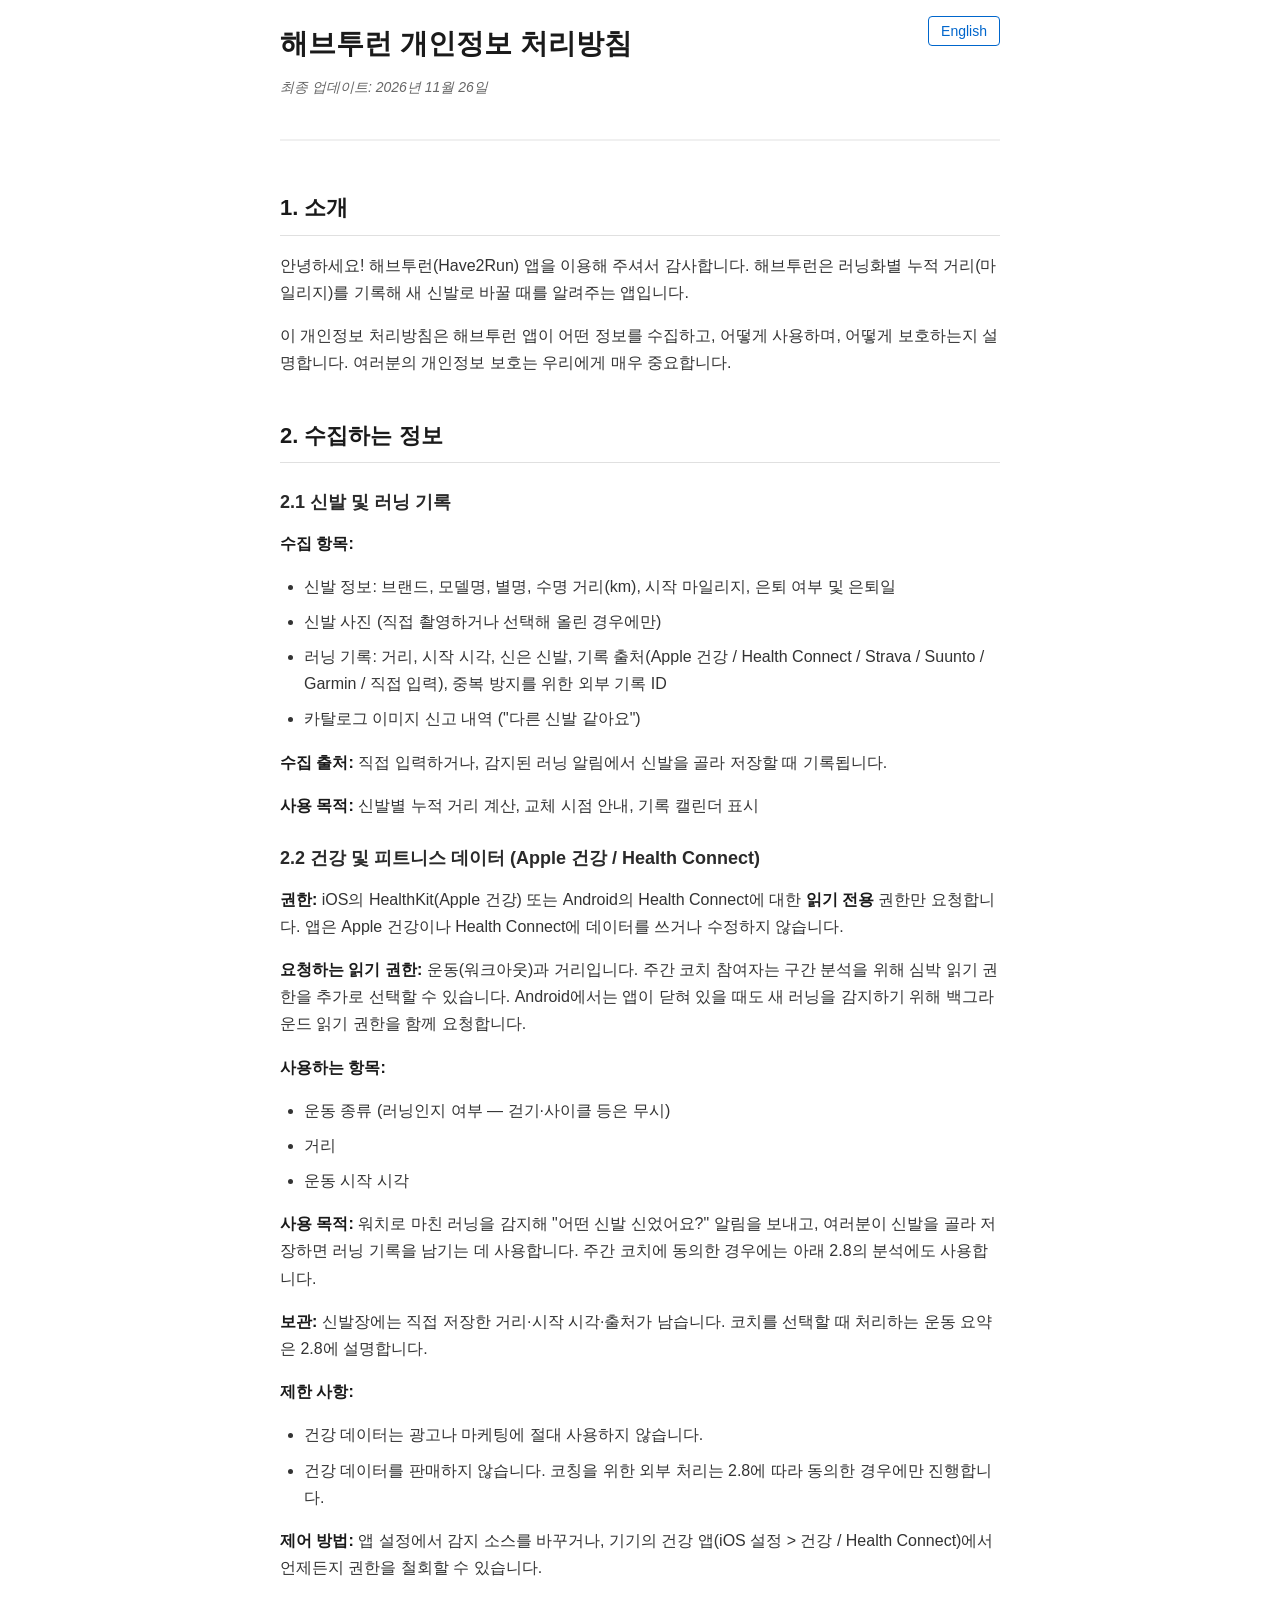
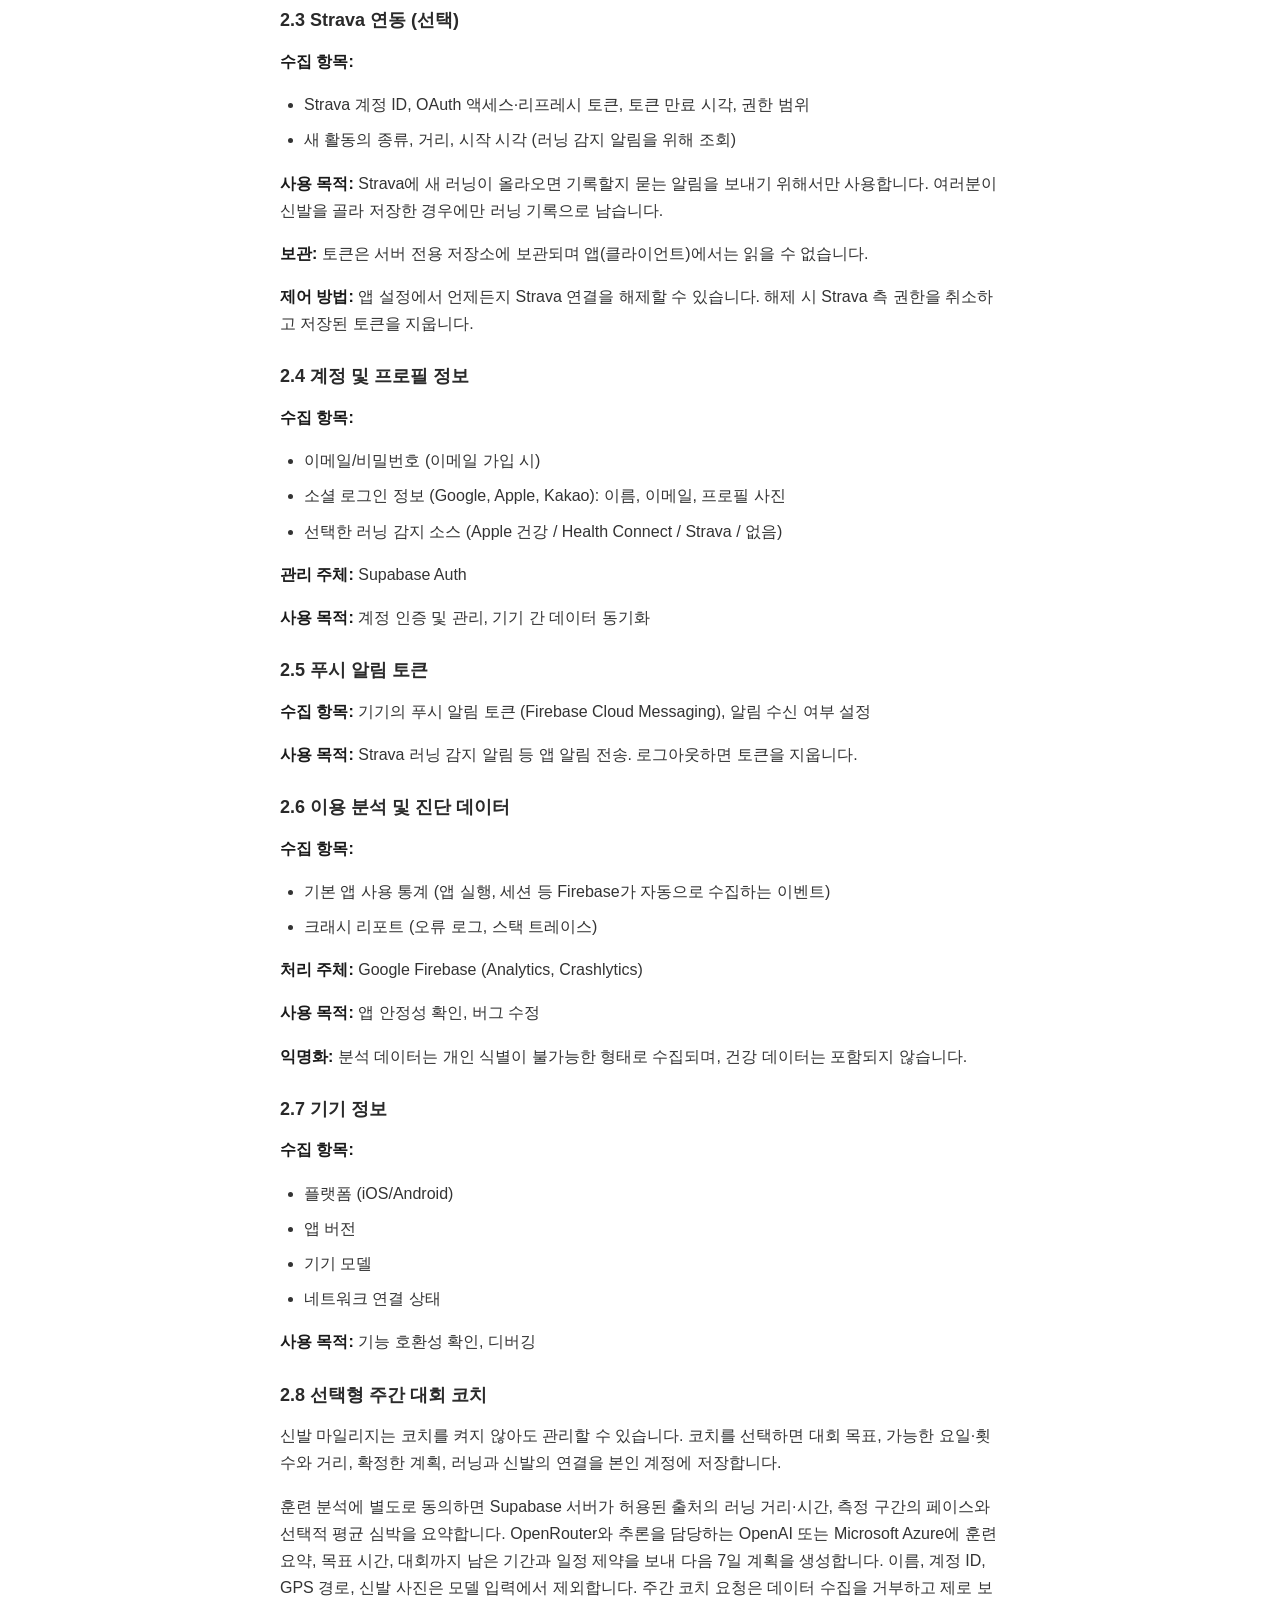
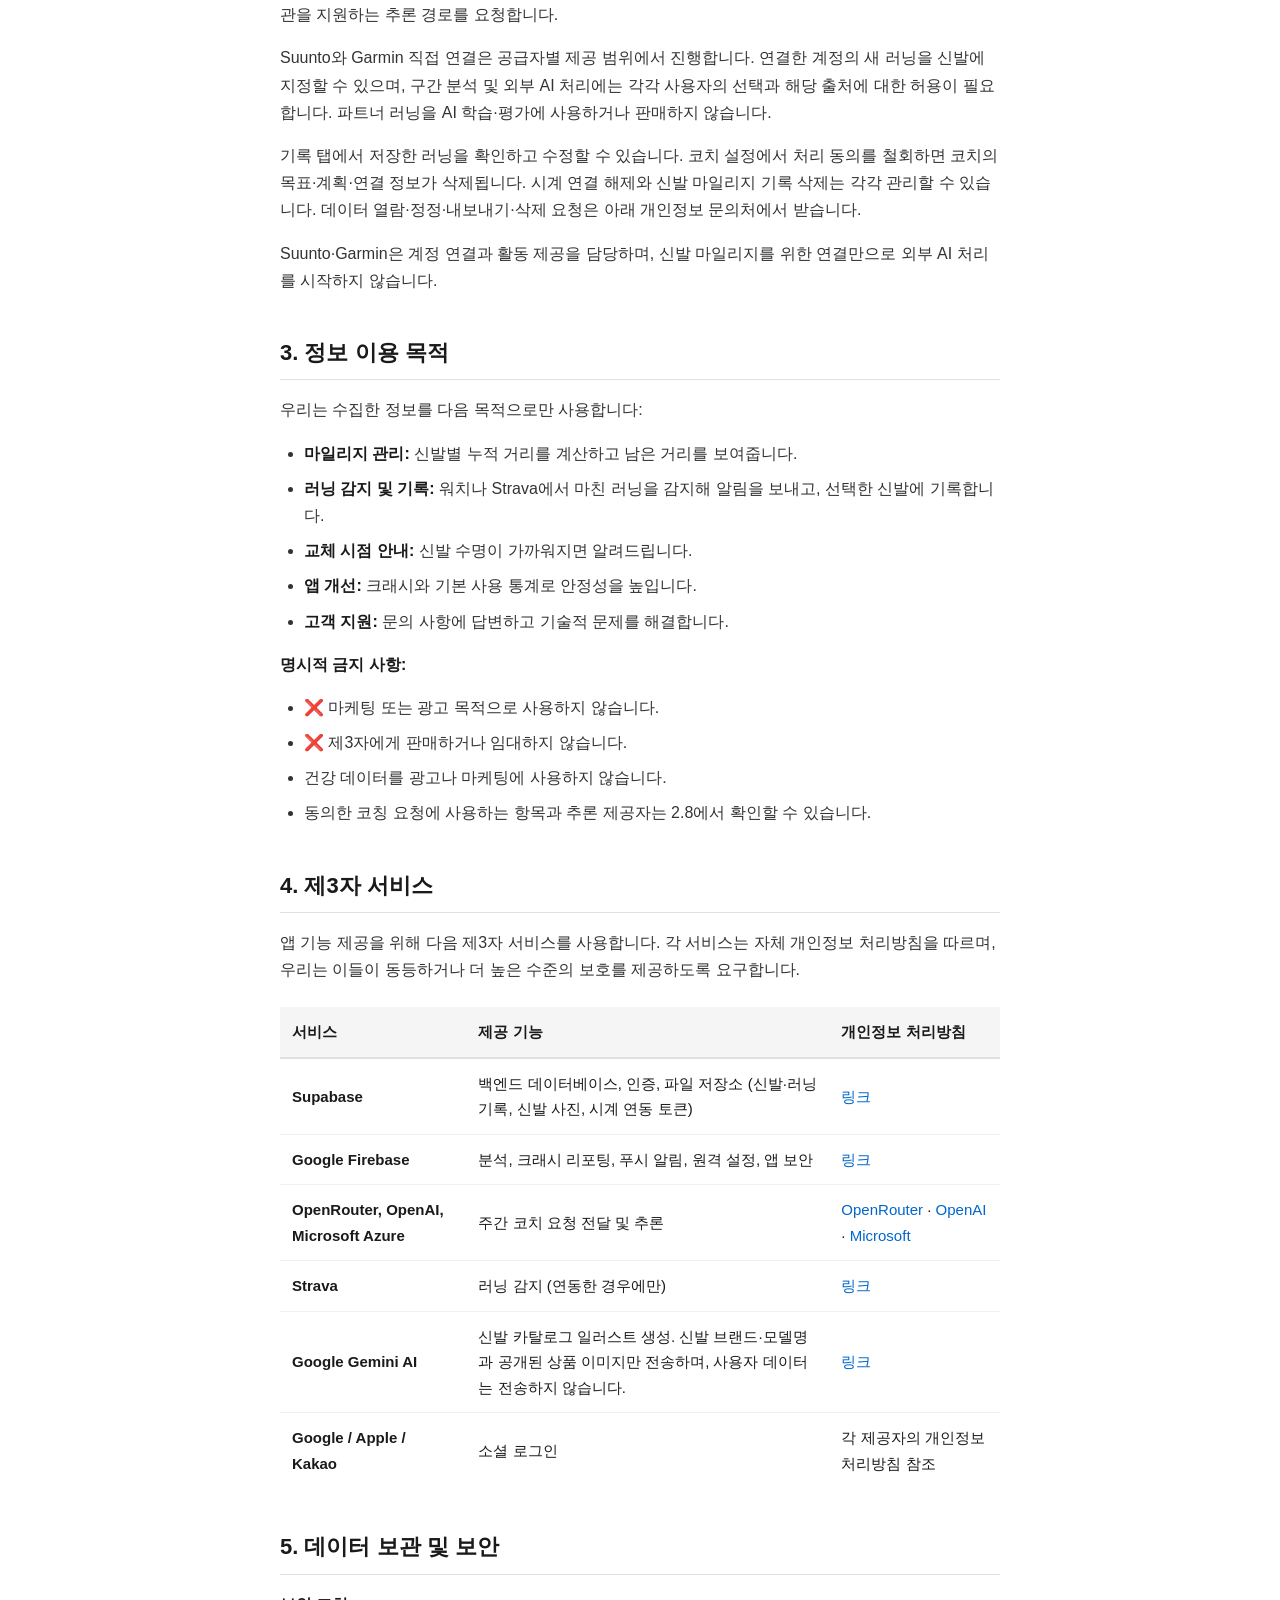
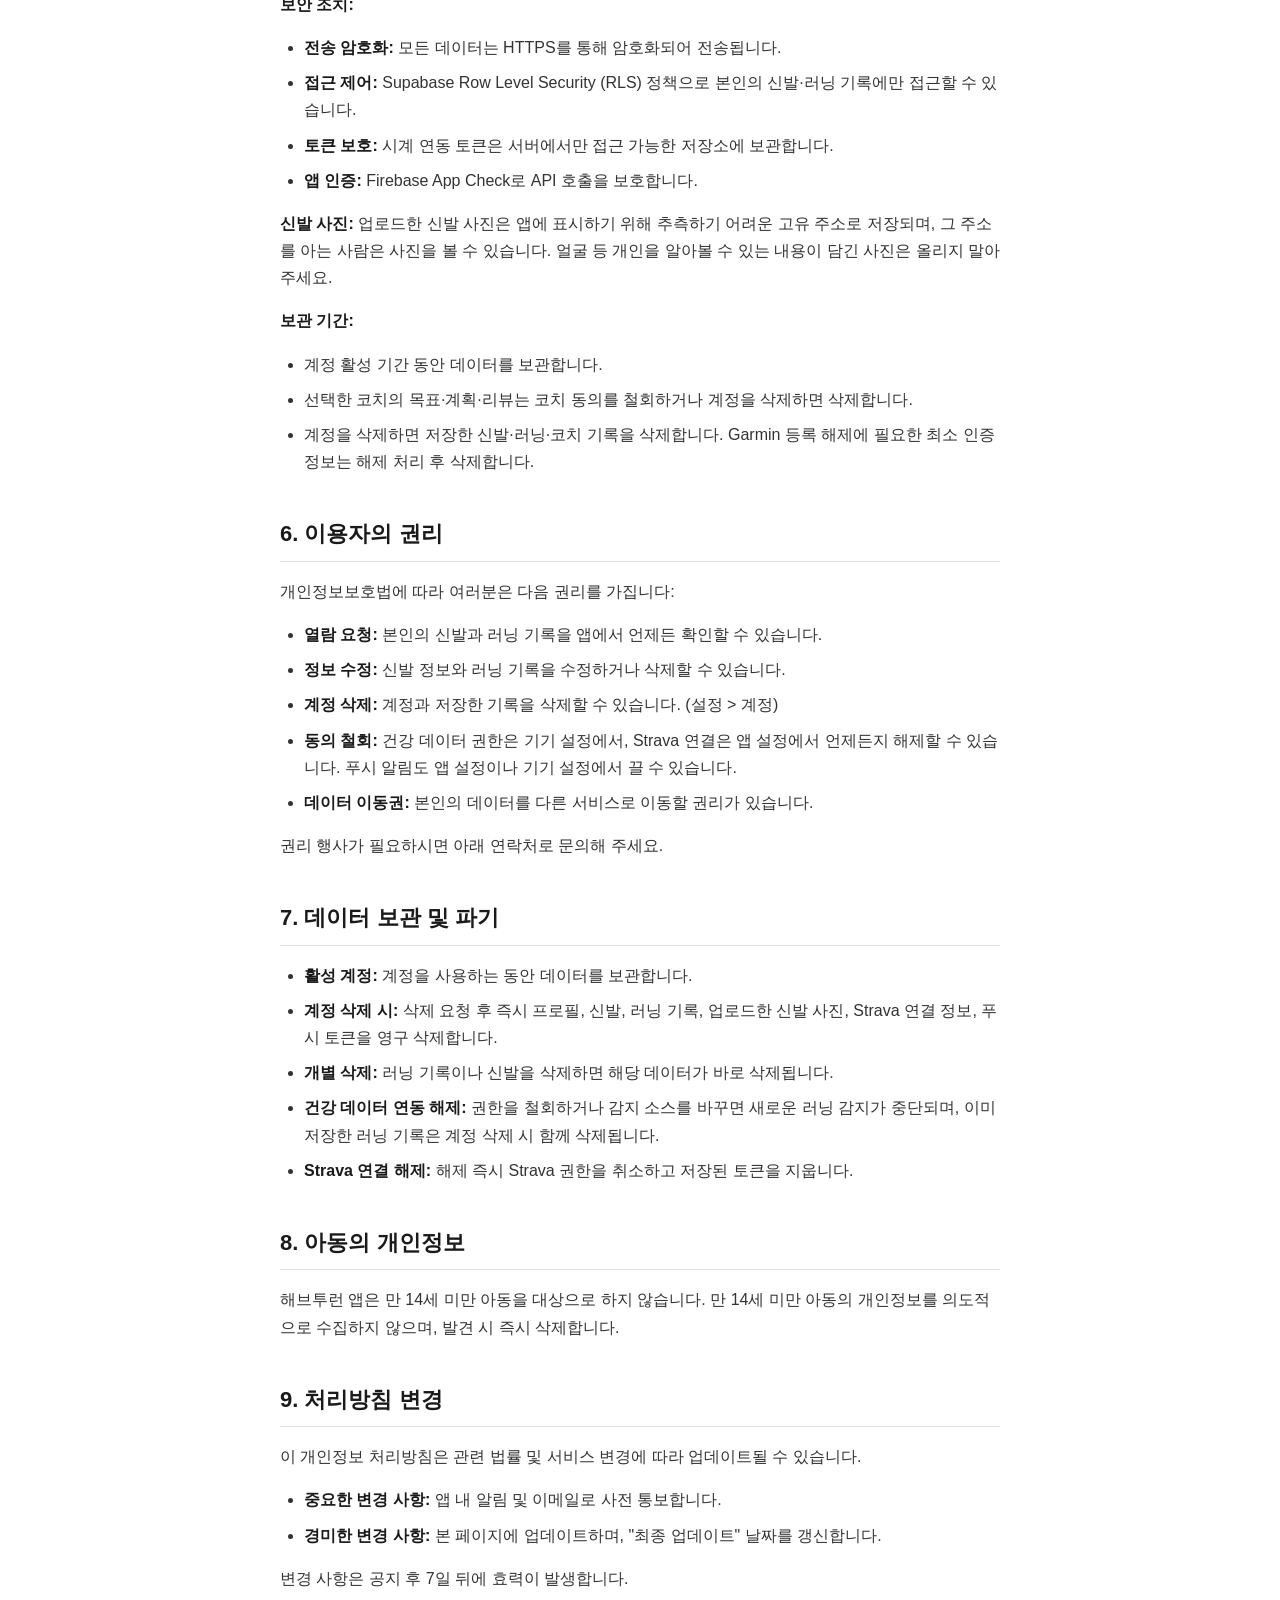
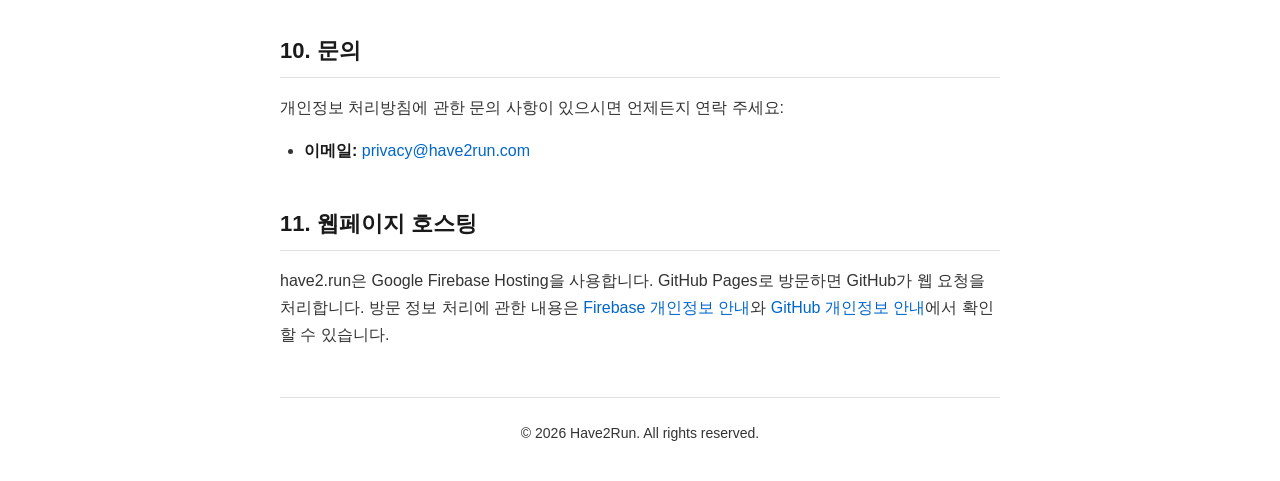
<file: index.html>
<!DOCTYPE html>
<html lang="ko">
<head>
  <meta charset="UTF-8">
  <meta name="viewport" content="width=device-width, initial-scale=1.0">
  <title>해브투런 개인정보 처리방침</title>
  <link rel="stylesheet" href="css/style.css">
</head>
<body>
  <div class="container">
    <header>
      <h1>해브투런 개인정보 처리방침</h1>
      <p class="last-updated">최종 업데이트: 2026년 11월 26일</p>
      <div class="lang-switch">
        <a href="en/">English</a>
      </div>
    </header>

    <main>
      <section id="intro">
        <h2>1. 소개</h2>
        <p>
          안녕하세요! 해브투런(Have2Run) 앱을 이용해 주셔서 감사합니다.
          해브투런은 러닝화별 누적 거리(마일리지)를 기록해 새 신발로 바꿀 때를 알려주는 앱입니다.
        </p>
        <p>
          이 개인정보 처리방침은 해브투런 앱이 어떤 정보를 수집하고, 어떻게 사용하며,
          어떻게 보호하는지 설명합니다. 여러분의 개인정보 보호는 우리에게 매우 중요합니다.
        </p>
      </section>

      <section id="data-collection">
        <h2>2. 수집하는 정보</h2>

        <h3>2.1 신발 및 러닝 기록</h3>
        <p><strong>수집 항목:</strong></p>
        <ul>
          <li>신발 정보: 브랜드, 모델명, 별명, 수명 거리(km), 시작 마일리지, 은퇴 여부 및 은퇴일</li>
          <li>신발 사진 (직접 촬영하거나 선택해 올린 경우에만)</li>
          <li>러닝 기록: 거리, 시작 시각, 신은 신발, 기록 출처(Apple 건강 / Health Connect / Strava / Suunto / Garmin / 직접 입력), 중복 방지를 위한 외부 기록 ID</li>
          <li>카탈로그 이미지 신고 내역 ("다른 신발 같아요")</li>
        </ul>
        <p><strong>수집 출처:</strong> 직접 입력하거나, 감지된 러닝 알림에서 신발을 골라 저장할 때 기록됩니다.</p>
        <p><strong>사용 목적:</strong> 신발별 누적 거리 계산, 교체 시점 안내, 기록 캘린더 표시</p>

        <h3>2.2 건강 및 피트니스 데이터 (Apple 건강 / Health Connect)</h3>
        <p><strong>권한:</strong> iOS의 HealthKit(Apple 건강) 또는 Android의 Health Connect에 대한 <strong>읽기 전용</strong> 권한만 요청합니다. 앱은 Apple 건강이나 Health Connect에 데이터를 쓰거나 수정하지 않습니다.</p>
        <p><strong>요청하는 읽기 권한:</strong> 운동(워크아웃)과 거리입니다. 주간 코치 참여자는 구간 분석을 위해 심박 읽기 권한을 추가로 선택할 수 있습니다. Android에서는 앱이 닫혀 있을 때도 새 러닝을 감지하기 위해 백그라운드 읽기 권한을 함께 요청합니다.</p>
        <p><strong>사용하는 항목:</strong></p>
        <ul>
          <li>운동 종류 (러닝인지 여부 — 걷기·사이클 등은 무시)</li>
          <li>거리</li>
          <li>운동 시작 시각</li>
        </ul>
        <p><strong>사용 목적:</strong> 워치로 마친 러닝을 감지해 "어떤 신발 신었어요?" 알림을 보내고, 여러분이 신발을 골라 저장하면 러닝 기록을 남기는 데 사용합니다. 주간 코치에 동의한 경우에는 아래 2.8의 분석에도 사용합니다.</p>
        <p><strong>보관:</strong> 신발장에는 직접 저장한 거리·시작 시각·출처가 남습니다. 코치를 선택할 때 처리하는 운동 요약은 2.8에 설명합니다.</p>
        <p><strong>제한 사항:</strong></p>
        <ul>
          <li>건강 데이터는 광고나 마케팅에 절대 사용하지 않습니다.</li>
          <li>건강 데이터를 판매하지 않습니다. 코칭을 위한 외부 처리는 2.8에 따라 동의한 경우에만 진행합니다.</li>
        </ul>
        <p><strong>제어 방법:</strong> 앱 설정에서 감지 소스를 바꾸거나, 기기의 건강 앱(iOS 설정 &gt; 건강 / Health Connect)에서 언제든지 권한을 철회할 수 있습니다.</p>

        <h3>2.3 Strava 연동 (선택)</h3>
        <p><strong>수집 항목:</strong></p>
        <ul>
          <li>Strava 계정 ID, OAuth 액세스·리프레시 토큰, 토큰 만료 시각, 권한 범위</li>
          <li>새 활동의 종류, 거리, 시작 시각 (러닝 감지 알림을 위해 조회)</li>
        </ul>
        <p><strong>사용 목적:</strong> Strava에 새 러닝이 올라오면 기록할지 묻는 알림을 보내기 위해서만 사용합니다. 여러분이 신발을 골라 저장한 경우에만 러닝 기록으로 남습니다.</p>
        <p><strong>보관:</strong> 토큰은 서버 전용 저장소에 보관되며 앱(클라이언트)에서는 읽을 수 없습니다.</p>
        <p><strong>제어 방법:</strong> 앱 설정에서 언제든지 Strava 연결을 해제할 수 있습니다. 해제 시 Strava 측 권한을 취소하고 저장된 토큰을 지웁니다.</p>

        <h3>2.4 계정 및 프로필 정보</h3>
        <p><strong>수집 항목:</strong></p>
        <ul>
          <li>이메일/비밀번호 (이메일 가입 시)</li>
          <li>소셜 로그인 정보 (Google, Apple, Kakao): 이름, 이메일, 프로필 사진</li>
          <li>선택한 러닝 감지 소스 (Apple 건강 / Health Connect / Strava / 없음)</li>
        </ul>
        <p><strong>관리 주체:</strong> Supabase Auth</p>
        <p><strong>사용 목적:</strong> 계정 인증 및 관리, 기기 간 데이터 동기화</p>

        <h3>2.5 푸시 알림 토큰</h3>
        <p><strong>수집 항목:</strong> 기기의 푸시 알림 토큰 (Firebase Cloud Messaging), 알림 수신 여부 설정</p>
        <p><strong>사용 목적:</strong> Strava 러닝 감지 알림 등 앱 알림 전송. 로그아웃하면 토큰을 지웁니다.</p>

        <h3>2.6 이용 분석 및 진단 데이터</h3>
        <p><strong>수집 항목:</strong></p>
        <ul>
          <li>기본 앱 사용 통계 (앱 실행, 세션 등 Firebase가 자동으로 수집하는 이벤트)</li>
          <li>크래시 리포트 (오류 로그, 스택 트레이스)</li>
        </ul>
        <p><strong>처리 주체:</strong> Google Firebase (Analytics, Crashlytics)</p>
        <p><strong>사용 목적:</strong> 앱 안정성 확인, 버그 수정</p>
        <p><strong>익명화:</strong> 분석 데이터는 개인 식별이 불가능한 형태로 수집되며, 건강 데이터는 포함되지 않습니다.</p>

        <h3>2.7 기기 정보</h3>
        <p><strong>수집 항목:</strong></p>
        <ul>
          <li>플랫폼 (iOS/Android)</li>
          <li>앱 버전</li>
          <li>기기 모델</li>
          <li>네트워크 연결 상태</li>
        </ul>
        <p><strong>사용 목적:</strong> 기능 호환성 확인, 디버깅</p>

        <h3>2.8 선택형 주간 대회 코치</h3>
        <p>신발 마일리지는 코치를 켜지 않아도 관리할 수 있습니다. 코치를 선택하면 대회 목표, 가능한 요일·횟수와 거리, 확정한 계획, 러닝과 신발의 연결을 본인 계정에 저장합니다.</p>
        <p>훈련 분석에 별도로 동의하면 Supabase 서버가 허용된 출처의 러닝 거리·시간, 측정 구간의 페이스와 선택적 평균 심박을 요약합니다. OpenRouter와 추론을 담당하는 OpenAI 또는 Microsoft Azure에 훈련 요약, 목표 시간, 대회까지 남은 기간과 일정 제약을 보내 다음 7일 계획을 생성합니다. 이름, 계정 ID, GPS 경로, 신발 사진은 모델 입력에서 제외합니다. 주간 코치 요청은 데이터 수집을 거부하고 제로 보관을 지원하는 추론 경로를 요청합니다.</p>
        <p>Suunto와 Garmin 직접 연결은 공급자별 제공 범위에서 진행합니다. 연결한 계정의 새 러닝을 신발에 지정할 수 있으며, 구간 분석 및 외부 AI 처리에는 각각 사용자의 선택과 해당 출처에 대한 허용이 필요합니다. 파트너 러닝을 AI 학습·평가에 사용하거나 판매하지 않습니다.</p>
        <p>기록 탭에서 저장한 러닝을 확인하고 수정할 수 있습니다. 코치 설정에서 처리 동의를 철회하면 코치의 목표·계획·연결 정보가 삭제됩니다. 시계 연결 해제와 신발 마일리지 기록 삭제는 각각 관리할 수 있습니다. 데이터 열람·정정·내보내기·삭제 요청은 아래 개인정보 문의처에서 받습니다.</p>
        <p>Suunto·Garmin은 계정 연결과 활동 제공을 담당하며, 신발 마일리지를 위한 연결만으로 외부 AI 처리를 시작하지 않습니다.</p>
      </section>

      <section id="data-usage">
        <h2>3. 정보 이용 목적</h2>
        <p>우리는 수집한 정보를 다음 목적으로만 사용합니다:</p>
        <ul>
          <li><strong>마일리지 관리:</strong> 신발별 누적 거리를 계산하고 남은 거리를 보여줍니다.</li>
          <li><strong>러닝 감지 및 기록:</strong> 워치나 Strava에서 마친 러닝을 감지해 알림을 보내고, 선택한 신발에 기록합니다.</li>
          <li><strong>교체 시점 안내:</strong> 신발 수명이 가까워지면 알려드립니다.</li>
          <li><strong>앱 개선:</strong> 크래시와 기본 사용 통계로 안정성을 높입니다.</li>
          <li><strong>고객 지원:</strong> 문의 사항에 답변하고 기술적 문제를 해결합니다.</li>
        </ul>
        <p><strong>명시적 금지 사항:</strong></p>
        <ul>
          <li>❌ 마케팅 또는 광고 목적으로 사용하지 않습니다.</li>
          <li>❌ 제3자에게 판매하거나 임대하지 않습니다.</li>
          <li>건강 데이터를 광고나 마케팅에 사용하지 않습니다.</li>
          <li>동의한 코칭 요청에 사용하는 항목과 추론 제공자는 2.8에서 확인할 수 있습니다.</li>
        </ul>
      </section>

      <section id="third-party">
        <h2>4. 제3자 서비스</h2>
        <p>
          앱 기능 제공을 위해 다음 제3자 서비스를 사용합니다.
          각 서비스는 자체 개인정보 처리방침을 따르며, 우리는 이들이 동등하거나 더 높은 수준의 보호를 제공하도록 요구합니다.
        </p>
        <table>
          <thead>
            <tr>
              <th>서비스</th>
              <th>제공 기능</th>
              <th>개인정보 처리방침</th>
            </tr>
          </thead>
          <tbody>
            <tr>
              <td><strong>Supabase</strong></td>
              <td>백엔드 데이터베이스, 인증, 파일 저장소 (신발·러닝 기록, 신발 사진, 시계 연동 토큰)</td>
              <td><a href="https://supabase.com/privacy" target="_blank">링크</a></td>
            </tr>
            <tr>
              <td><strong>Google Firebase</strong></td>
              <td>분석, 크래시 리포팅, 푸시 알림, 원격 설정, 앱 보안</td>
              <td><a href="https://firebase.google.com/support/privacy" target="_blank">링크</a></td>
            </tr>
            <tr>
              <td><strong>OpenRouter, OpenAI, Microsoft Azure</strong></td>
              <td>주간 코치 요청 전달 및 추론</td>
              <td><a href="https://openrouter.ai/privacy">OpenRouter</a> · <a href="https://openai.com/policies/privacy-policy/">OpenAI</a> · <a href="https://privacy.microsoft.com/privacystatement">Microsoft</a></td>
            </tr>
            <tr>
              <td><strong>Strava</strong></td>
              <td>러닝 감지 (연동한 경우에만)</td>
              <td><a href="https://www.strava.com/legal/privacy" target="_blank">링크</a></td>
            </tr>
            <tr>
              <td><strong>Google Gemini AI</strong></td>
              <td>신발 카탈로그 일러스트 생성. 신발 브랜드·모델명과 공개된 상품 이미지만 전송하며, 사용자 데이터는 전송하지 않습니다.</td>
              <td><a href="https://policies.google.com/privacy" target="_blank">링크</a></td>
            </tr>
            <tr>
              <td><strong>Google / Apple / Kakao</strong></td>
              <td>소셜 로그인</td>
              <td>각 제공자의 개인정보 처리방침 참조</td>
            </tr>
          </tbody>
        </table>
      </section>

      <section id="security">
        <h2>5. 데이터 보관 및 보안</h2>
        <p><strong>보안 조치:</strong></p>
        <ul>
          <li><strong>전송 암호화:</strong> 모든 데이터는 HTTPS를 통해 암호화되어 전송됩니다.</li>
          <li><strong>접근 제어:</strong> Supabase Row Level Security (RLS) 정책으로 본인의 신발·러닝 기록에만 접근할 수 있습니다.</li>
          <li><strong>토큰 보호:</strong> 시계 연동 토큰은 서버에서만 접근 가능한 저장소에 보관합니다.</li>
          <li><strong>앱 인증:</strong> Firebase App Check로 API 호출을 보호합니다.</li>
        </ul>
        <p><strong>신발 사진:</strong> 업로드한 신발 사진은 앱에 표시하기 위해 추측하기 어려운 고유 주소로 저장되며, 그 주소를 아는 사람은 사진을 볼 수 있습니다. 얼굴 등 개인을 알아볼 수 있는 내용이 담긴 사진은 올리지 말아 주세요.</p>
        <p><strong>보관 기간:</strong></p>
        <ul>
          <li>계정 활성 기간 동안 데이터를 보관합니다.</li>
          <li>선택한 코치의 목표·계획·리뷰는 코치 동의를 철회하거나 계정을 삭제하면 삭제합니다.</li>
          <li>계정을 삭제하면 저장한 신발·러닝·코치 기록을 삭제합니다. Garmin 등록 해제에 필요한 최소 인증 정보는 해제 처리 후 삭제합니다.</li>
        </ul>
      </section>

      <section id="user-rights">
        <h2>6. 이용자의 권리</h2>
        <p>개인정보보호법에 따라 여러분은 다음 권리를 가집니다:</p>
        <ul>
          <li><strong>열람 요청:</strong> 본인의 신발과 러닝 기록을 앱에서 언제든 확인할 수 있습니다.</li>
          <li><strong>정보 수정:</strong> 신발 정보와 러닝 기록을 수정하거나 삭제할 수 있습니다.</li>
          <li><strong>계정 삭제:</strong> 계정과 저장한 기록을 삭제할 수 있습니다. (설정 &gt; 계정)</li>
          <li><strong>동의 철회:</strong> 건강 데이터 권한은 기기 설정에서, Strava 연결은 앱 설정에서 언제든지 해제할 수 있습니다. 푸시 알림도 앱 설정이나 기기 설정에서 끌 수 있습니다.</li>
          <li><strong>데이터 이동권:</strong> 본인의 데이터를 다른 서비스로 이동할 권리가 있습니다.</li>
        </ul>
        <p>권리 행사가 필요하시면 아래 연락처로 문의해 주세요.</p>
      </section>

      <section id="retention">
        <h2>7. 데이터 보관 및 파기</h2>
        <ul>
          <li><strong>활성 계정:</strong> 계정을 사용하는 동안 데이터를 보관합니다.</li>
          <li><strong>계정 삭제 시:</strong> 삭제 요청 후 즉시 프로필, 신발, 러닝 기록, 업로드한 신발 사진, Strava 연결 정보, 푸시 토큰을 영구 삭제합니다.</li>
          <li><strong>개별 삭제:</strong> 러닝 기록이나 신발을 삭제하면 해당 데이터가 바로 삭제됩니다.</li>
          <li><strong>건강 데이터 연동 해제:</strong> 권한을 철회하거나 감지 소스를 바꾸면 새로운 러닝 감지가 중단되며, 이미 저장한 러닝 기록은 계정 삭제 시 함께 삭제됩니다.</li>
          <li><strong>Strava 연결 해제:</strong> 해제 즉시 Strava 권한을 취소하고 저장된 토큰을 지웁니다.</li>
        </ul>
      </section>

      <section id="children">
        <h2>8. 아동의 개인정보</h2>
        <p>
          해브투런 앱은 만 14세 미만 아동을 대상으로 하지 않습니다.
          만 14세 미만 아동의 개인정보를 의도적으로 수집하지 않으며,
          발견 시 즉시 삭제합니다.
        </p>
      </section>

      <section id="policy-changes">
        <h2>9. 처리방침 변경</h2>
        <p>
          이 개인정보 처리방침은 관련 법률 및 서비스 변경에 따라 업데이트될 수 있습니다.
        </p>
        <ul>
          <li><strong>중요한 변경 사항:</strong> 앱 내 알림 및 이메일로 사전 통보합니다.</li>
          <li><strong>경미한 변경 사항:</strong> 본 페이지에 업데이트하며, "최종 업데이트" 날짜를 갱신합니다.</li>
        </ul>
        <p>변경 사항은 공지 후 7일 뒤에 효력이 발생합니다.</p>
      </section>

      <section id="contact">
        <h2>10. 문의</h2>
        <p>개인정보 처리방침에 관한 문의 사항이 있으시면 언제든지 연락 주세요:</p>
        <ul>
          <li><strong>이메일:</strong> <a href="mailto:privacy@have2run.com">privacy@have2run.com</a></li>
        </ul>
      </section>

      <section id="hosting">
        <h2>11. 웹페이지 호스팅</h2>
        <p>
          have2.run은 Google Firebase Hosting을 사용합니다. GitHub Pages로 방문하면 GitHub가 웹 요청을 처리합니다.
          방문 정보 처리에 관한 내용은 <a href="https://firebase.google.com/support/privacy">Firebase 개인정보 안내</a>와 <a href="https://docs.github.com/en/site-policy/privacy-policies/github-general-privacy-statement">GitHub 개인정보 안내</a>에서 확인할 수 있습니다.
        </p>
      </section>
    </main>

    <footer>
      <p>&copy; 2026 Have2Run. All rights reserved.</p>
    </footer>
  </div>
</body>
</html>
</file>
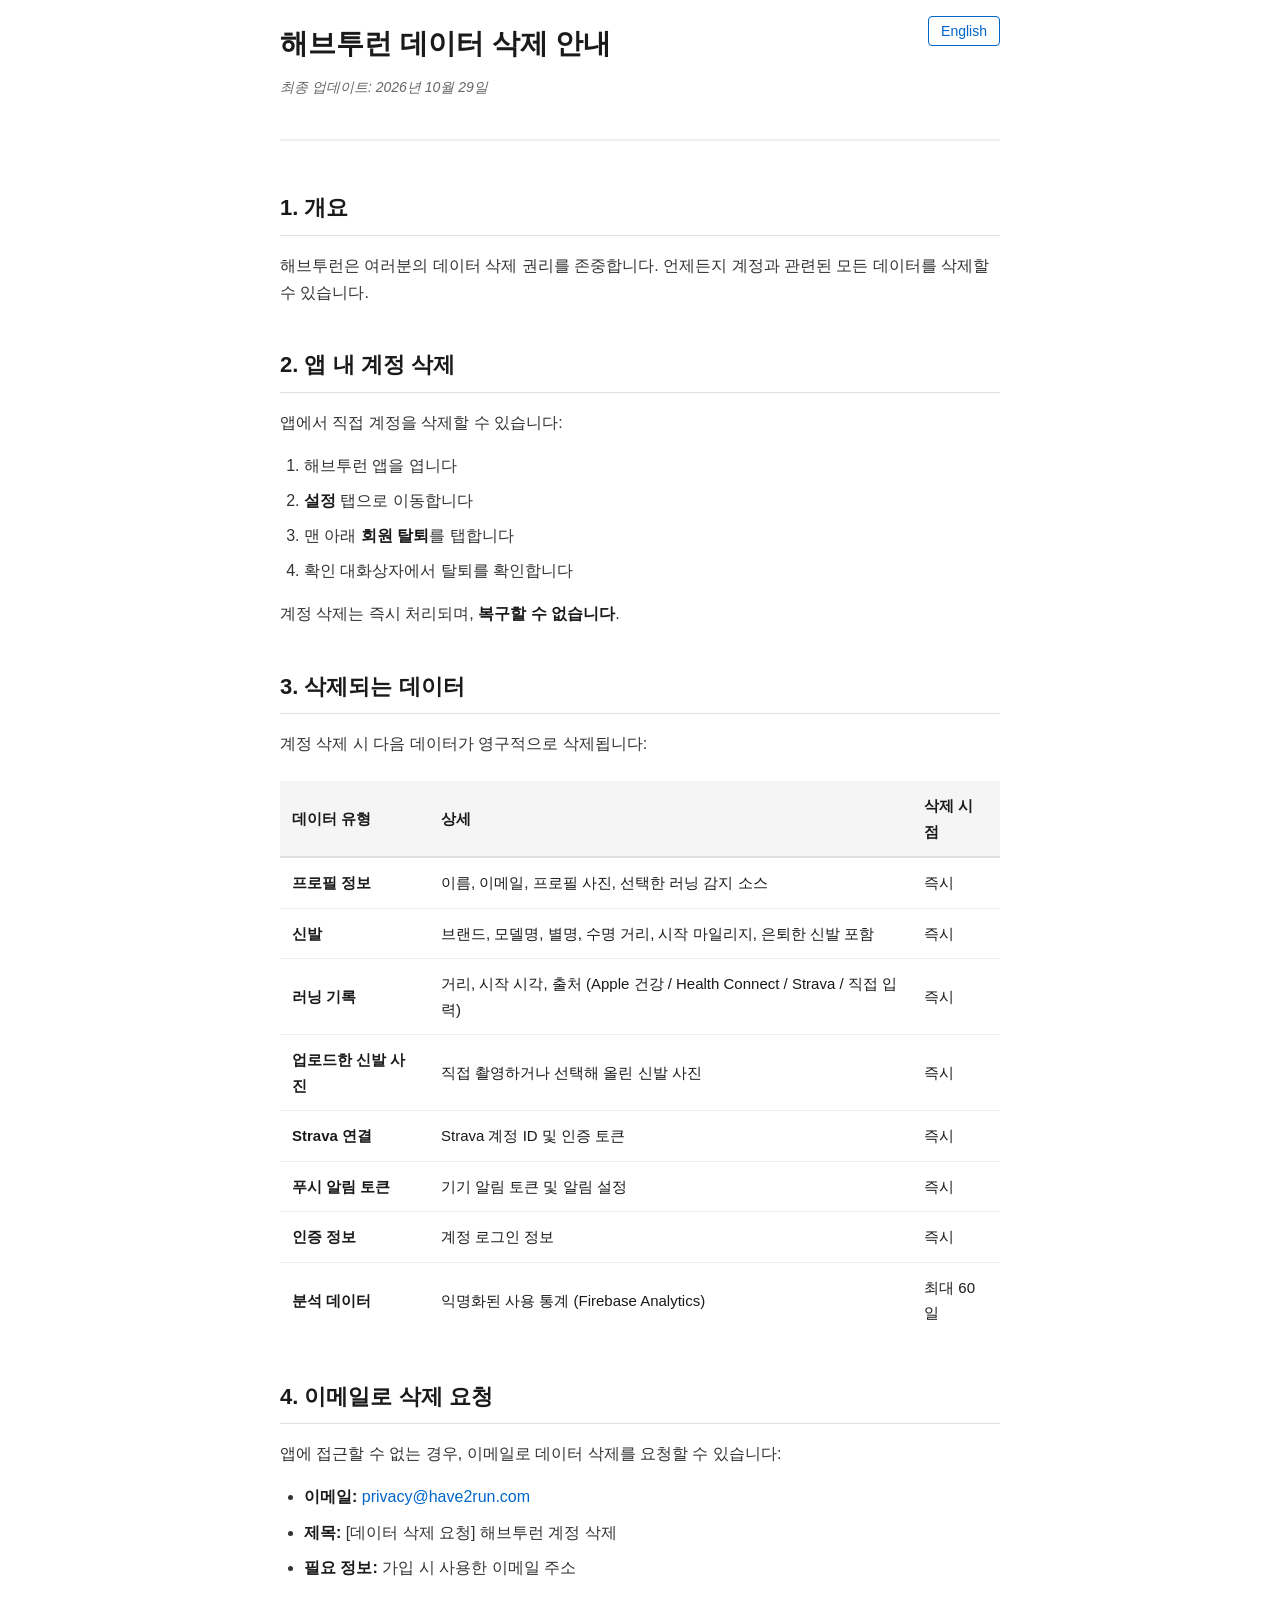
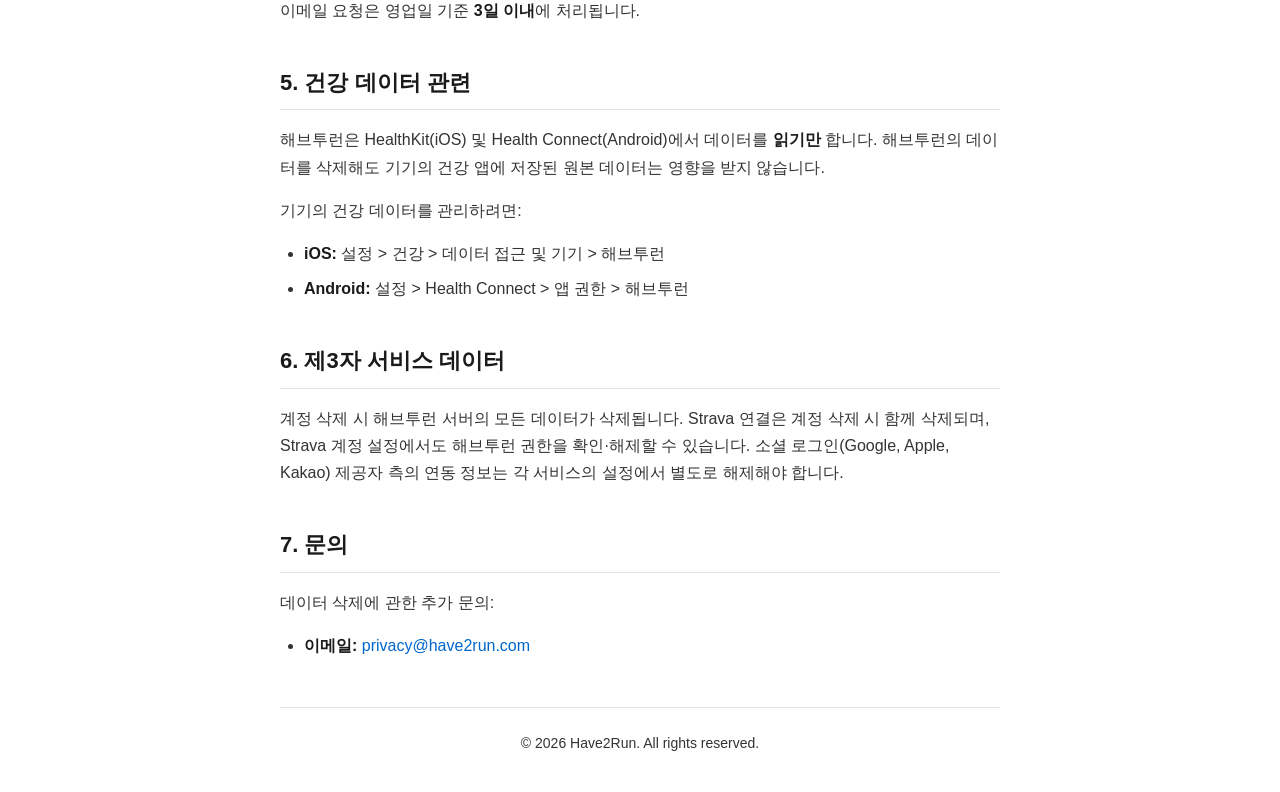
<file: data-deletion/index.html>
<!DOCTYPE html>
<html lang="ko">
<head>
  <meta charset="UTF-8">
  <meta name="viewport" content="width=device-width, initial-scale=1.0">
  <title>해브투런 데이터 삭제 안내</title>
  <link rel="stylesheet" href="../css/style.css">
</head>
<body>
  <div class="container">
    <header>
      <h1>해브투런 데이터 삭제 안내</h1>
      <p class="last-updated">최종 업데이트: 2026년 10월 29일</p>
      <div class="lang-switch">
        <a href="en/">English</a>
      </div>
    </header>

    <main>
      <section id="overview">
        <h2>1. 개요</h2>
        <p>
          해브투런은 여러분의 데이터 삭제 권리를 존중합니다.
          언제든지 계정과 관련된 모든 데이터를 삭제할 수 있습니다.
        </p>
      </section>

      <section id="in-app-deletion">
        <h2>2. 앱 내 계정 삭제</h2>
        <p>앱에서 직접 계정을 삭제할 수 있습니다:</p>
        <ol>
          <li>해브투런 앱을 엽니다</li>
          <li><strong>설정</strong> 탭으로 이동합니다</li>
          <li>맨 아래 <strong>회원 탈퇴</strong>를 탭합니다</li>
          <li>확인 대화상자에서 탈퇴를 확인합니다</li>
        </ol>
        <p>
          계정 삭제는 즉시 처리되며, <strong>복구할 수 없습니다</strong>.
        </p>
      </section>

      <section id="what-is-deleted">
        <h2>3. 삭제되는 데이터</h2>
        <p>계정 삭제 시 다음 데이터가 영구적으로 삭제됩니다:</p>
        <table>
          <thead>
            <tr>
              <th>데이터 유형</th>
              <th>상세</th>
              <th>삭제 시점</th>
            </tr>
          </thead>
          <tbody>
            <tr>
              <td><strong>프로필 정보</strong></td>
              <td>이름, 이메일, 프로필 사진, 선택한 러닝 감지 소스</td>
              <td>즉시</td>
            </tr>
            <tr>
              <td><strong>신발</strong></td>
              <td>브랜드, 모델명, 별명, 수명 거리, 시작 마일리지, 은퇴한 신발 포함</td>
              <td>즉시</td>
            </tr>
            <tr>
              <td><strong>러닝 기록</strong></td>
              <td>거리, 시작 시각, 출처 (Apple 건강 / Health Connect / Strava / 직접 입력)</td>
              <td>즉시</td>
            </tr>
            <tr>
              <td><strong>업로드한 신발 사진</strong></td>
              <td>직접 촬영하거나 선택해 올린 신발 사진</td>
              <td>즉시</td>
            </tr>
            <tr>
              <td><strong>Strava 연결</strong></td>
              <td>Strava 계정 ID 및 인증 토큰</td>
              <td>즉시</td>
            </tr>
            <tr>
              <td><strong>푸시 알림 토큰</strong></td>
              <td>기기 알림 토큰 및 알림 설정</td>
              <td>즉시</td>
            </tr>
            <tr>
              <td><strong>인증 정보</strong></td>
              <td>계정 로그인 정보</td>
              <td>즉시</td>
            </tr>
            <tr>
              <td><strong>분석 데이터</strong></td>
              <td>익명화된 사용 통계 (Firebase Analytics)</td>
              <td>최대 60일</td>
            </tr>
          </tbody>
        </table>
      </section>

      <section id="email-request">
        <h2>4. 이메일로 삭제 요청</h2>
        <p>
          앱에 접근할 수 없는 경우, 이메일로 데이터 삭제를 요청할 수 있습니다:
        </p>
        <ul>
          <li><strong>이메일:</strong> <a href="mailto:privacy@have2run.com">privacy@have2run.com</a></li>
          <li><strong>제목:</strong> [데이터 삭제 요청] 해브투런 계정 삭제</li>
          <li><strong>필요 정보:</strong> 가입 시 사용한 이메일 주소</li>
        </ul>
        <p>이메일 요청은 영업일 기준 <strong>3일 이내</strong>에 처리됩니다.</p>
      </section>

      <section id="health-data">
        <h2>5. 건강 데이터 관련</h2>
        <p>
          해브투런은 HealthKit(iOS) 및 Health Connect(Android)에서 데이터를 <strong>읽기만</strong> 합니다.
          해브투런의 데이터를 삭제해도 기기의 건강 앱에 저장된 원본 데이터는 영향을 받지 않습니다.
        </p>
        <p>
          기기의 건강 데이터를 관리하려면:
        </p>
        <ul>
          <li><strong>iOS:</strong> 설정 > 건강 > 데이터 접근 및 기기 > 해브투런</li>
          <li><strong>Android:</strong> 설정 > Health Connect > 앱 권한 > 해브투런</li>
        </ul>
      </section>

      <section id="third-party">
        <h2>6. 제3자 서비스 데이터</h2>
        <p>
          계정 삭제 시 해브투런 서버의 모든 데이터가 삭제됩니다.
          Strava 연결은 계정 삭제 시 함께 삭제되며, Strava 계정 설정에서도 해브투런 권한을 확인·해제할 수 있습니다.
          소셜 로그인(Google, Apple, Kakao) 제공자 측의 연동 정보는
          각 서비스의 설정에서 별도로 해제해야 합니다.
        </p>
      </section>

      <section id="contact">
        <h2>7. 문의</h2>
        <p>데이터 삭제에 관한 추가 문의:</p>
        <ul>
          <li><strong>이메일:</strong> <a href="mailto:privacy@have2run.com">privacy@have2run.com</a></li>
        </ul>
      </section>
    </main>

    <footer>
      <p>&copy; 2026 Have2Run. All rights reserved.</p>
    </footer>
  </div>
</body>
</html>
</file>
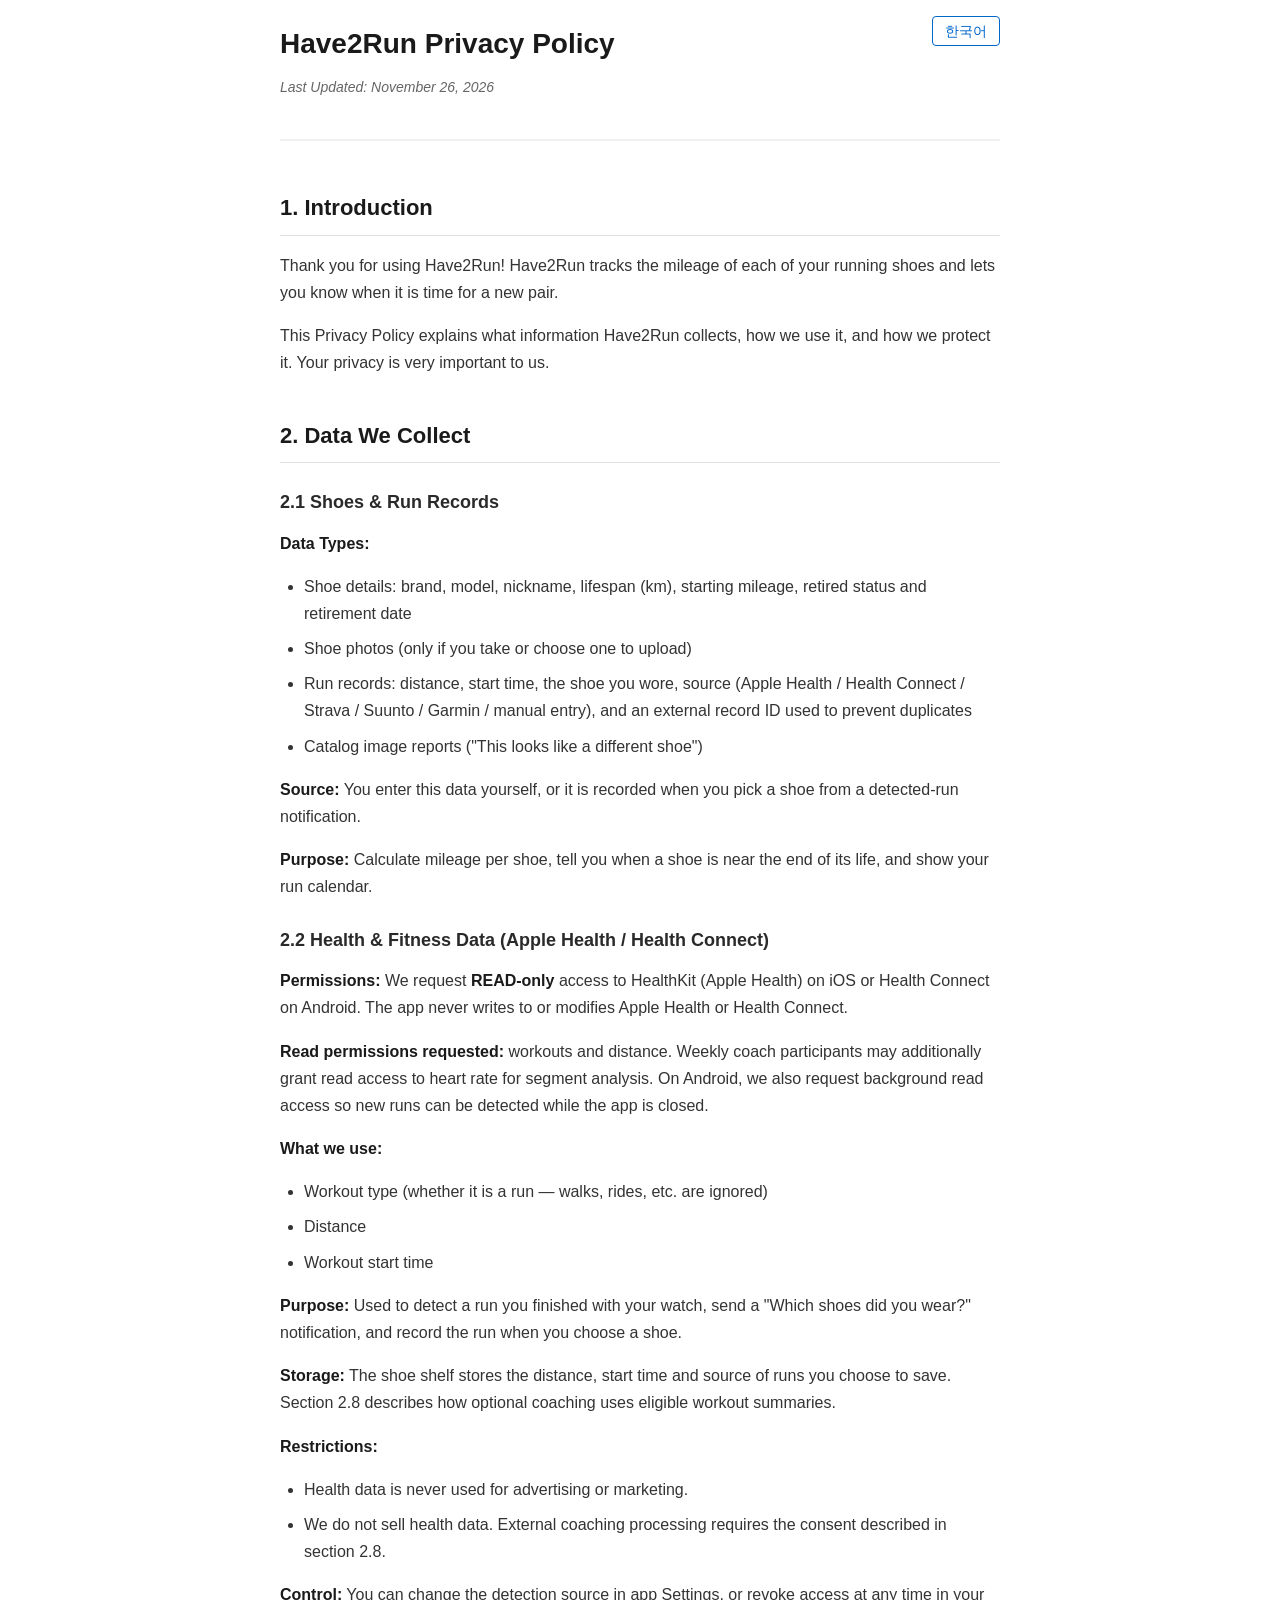
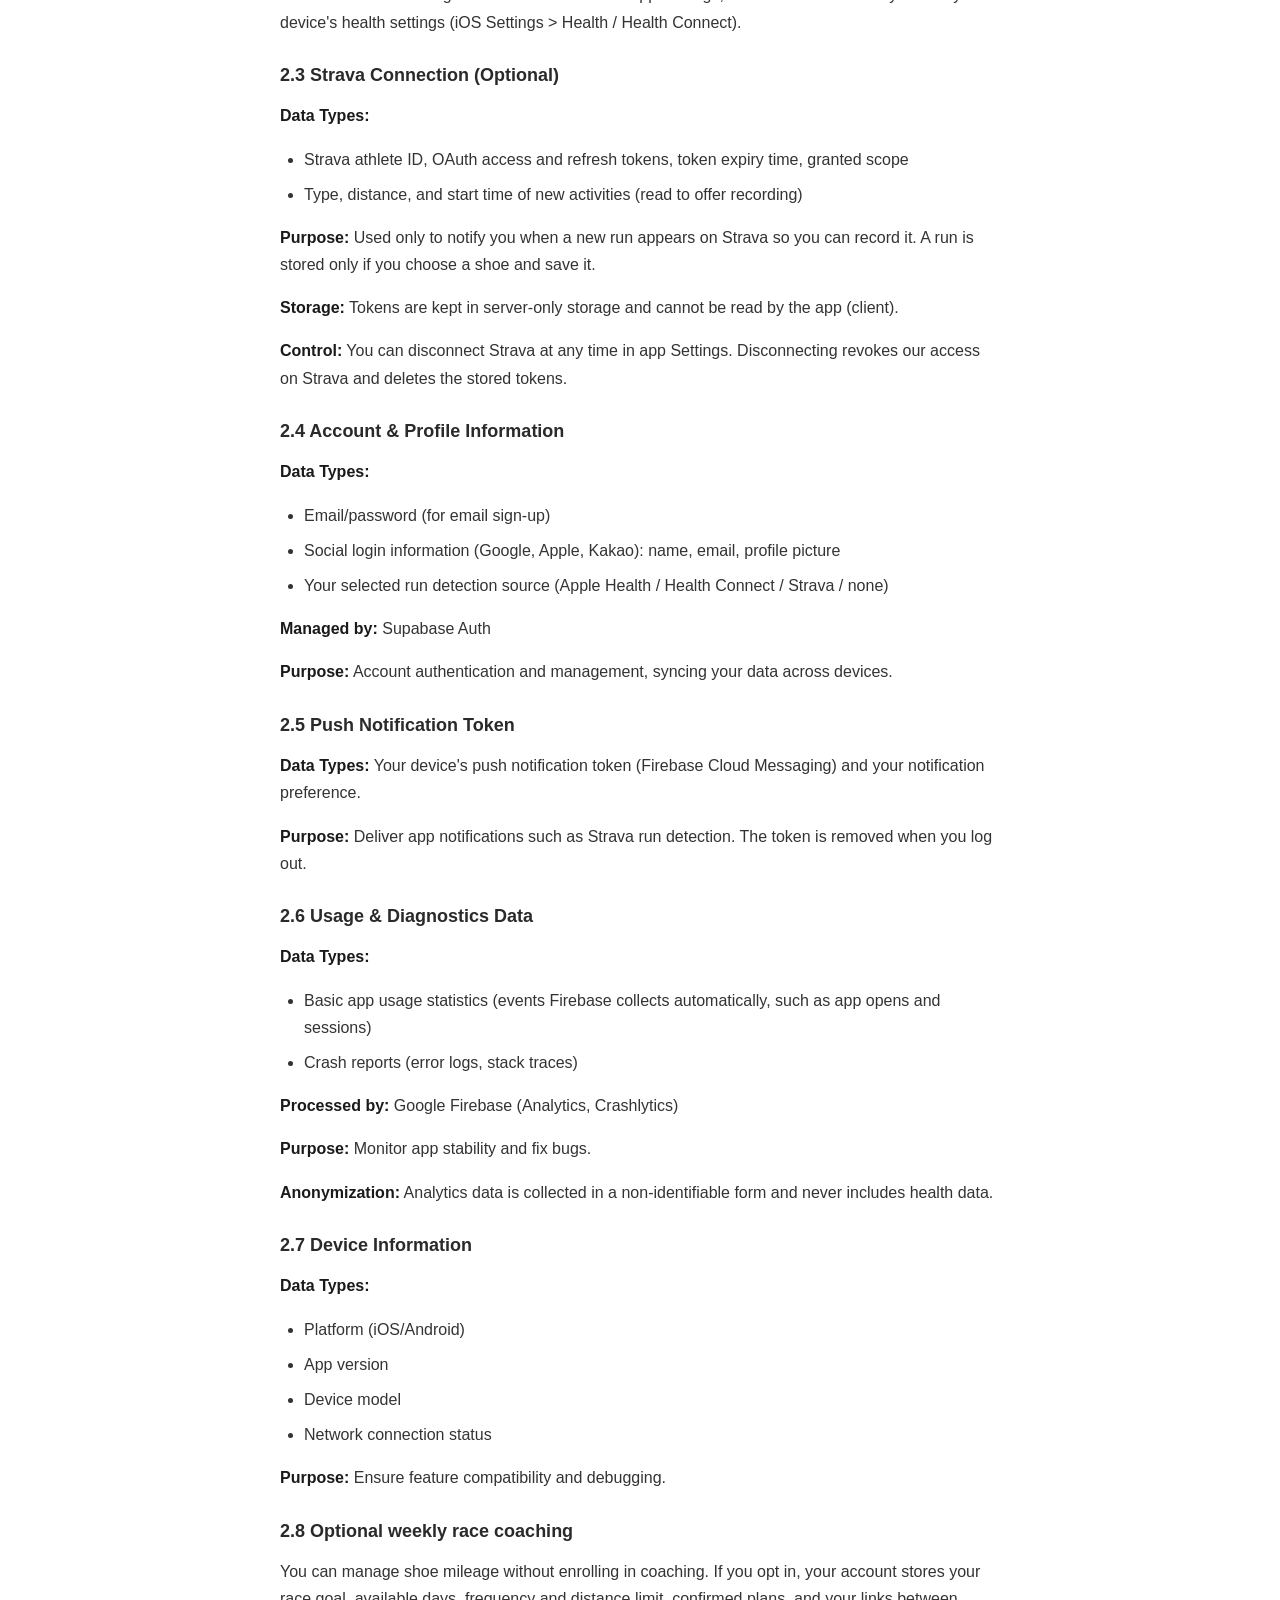
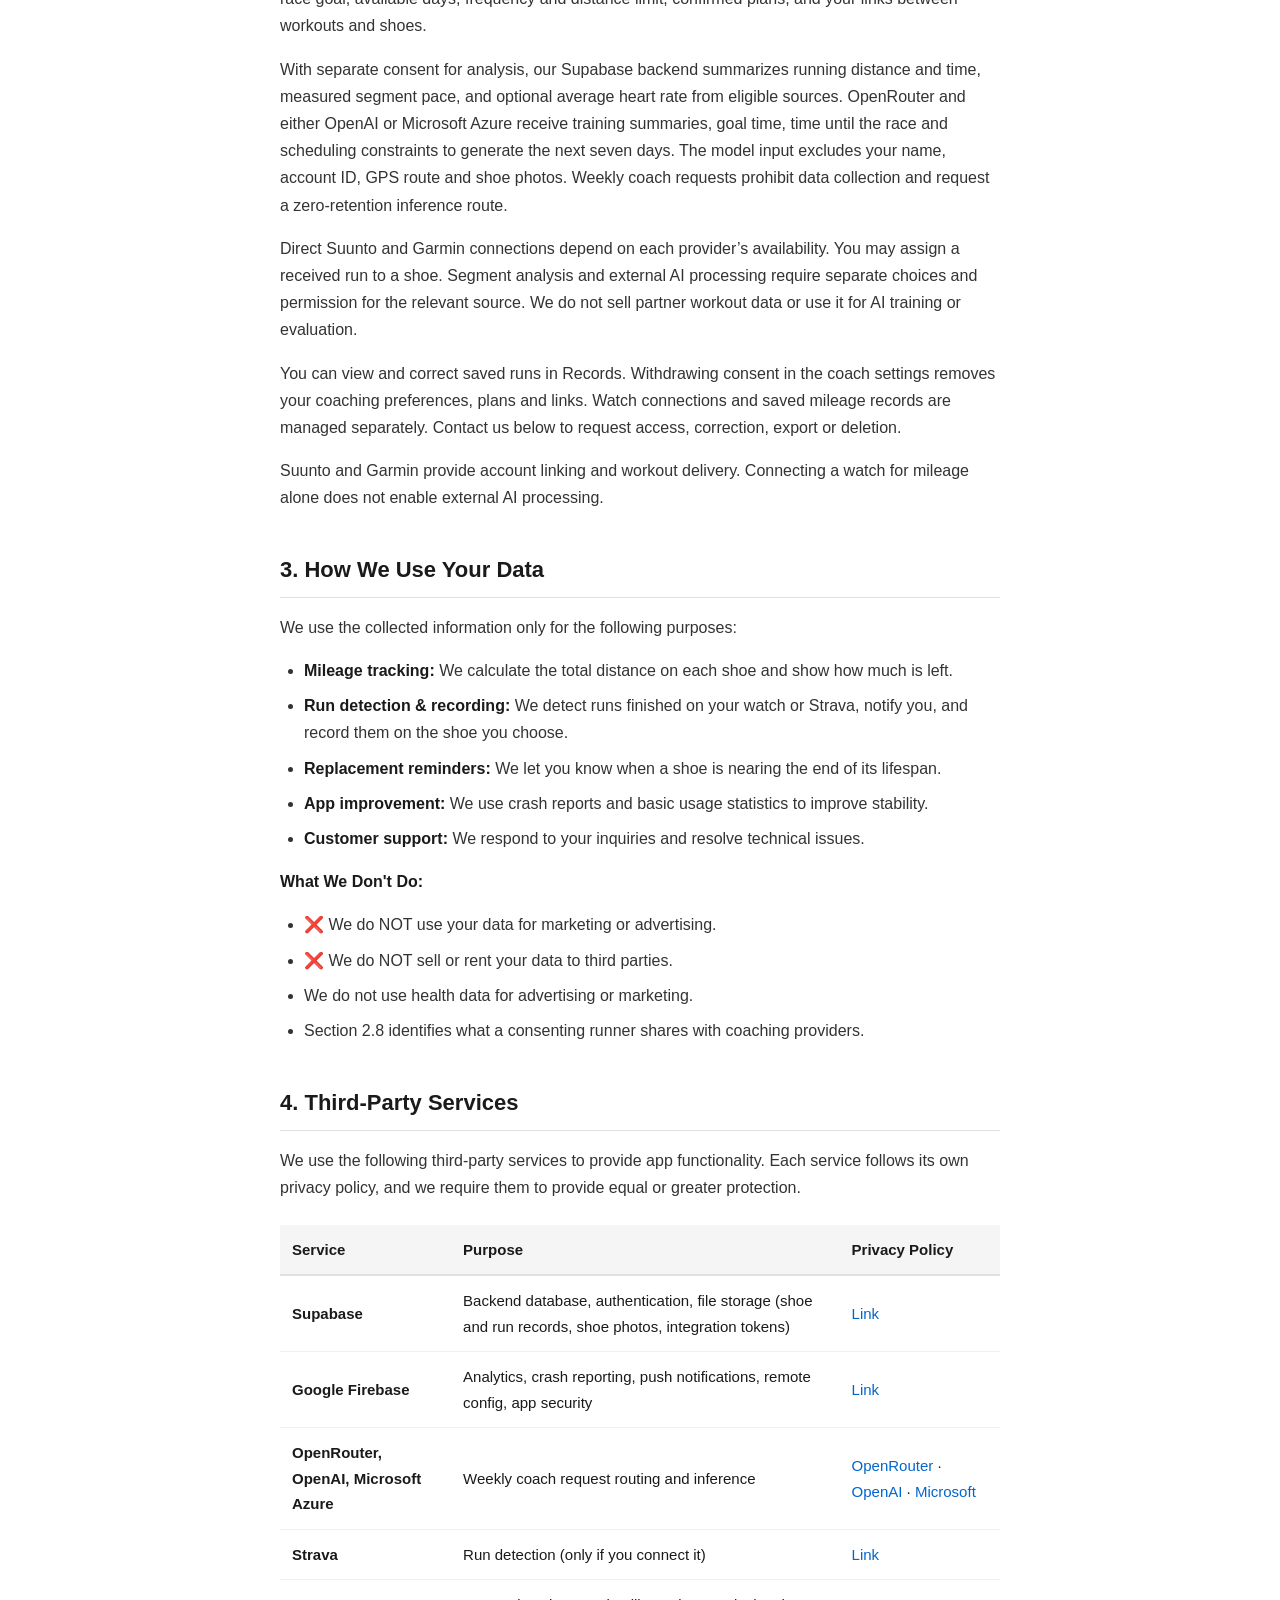
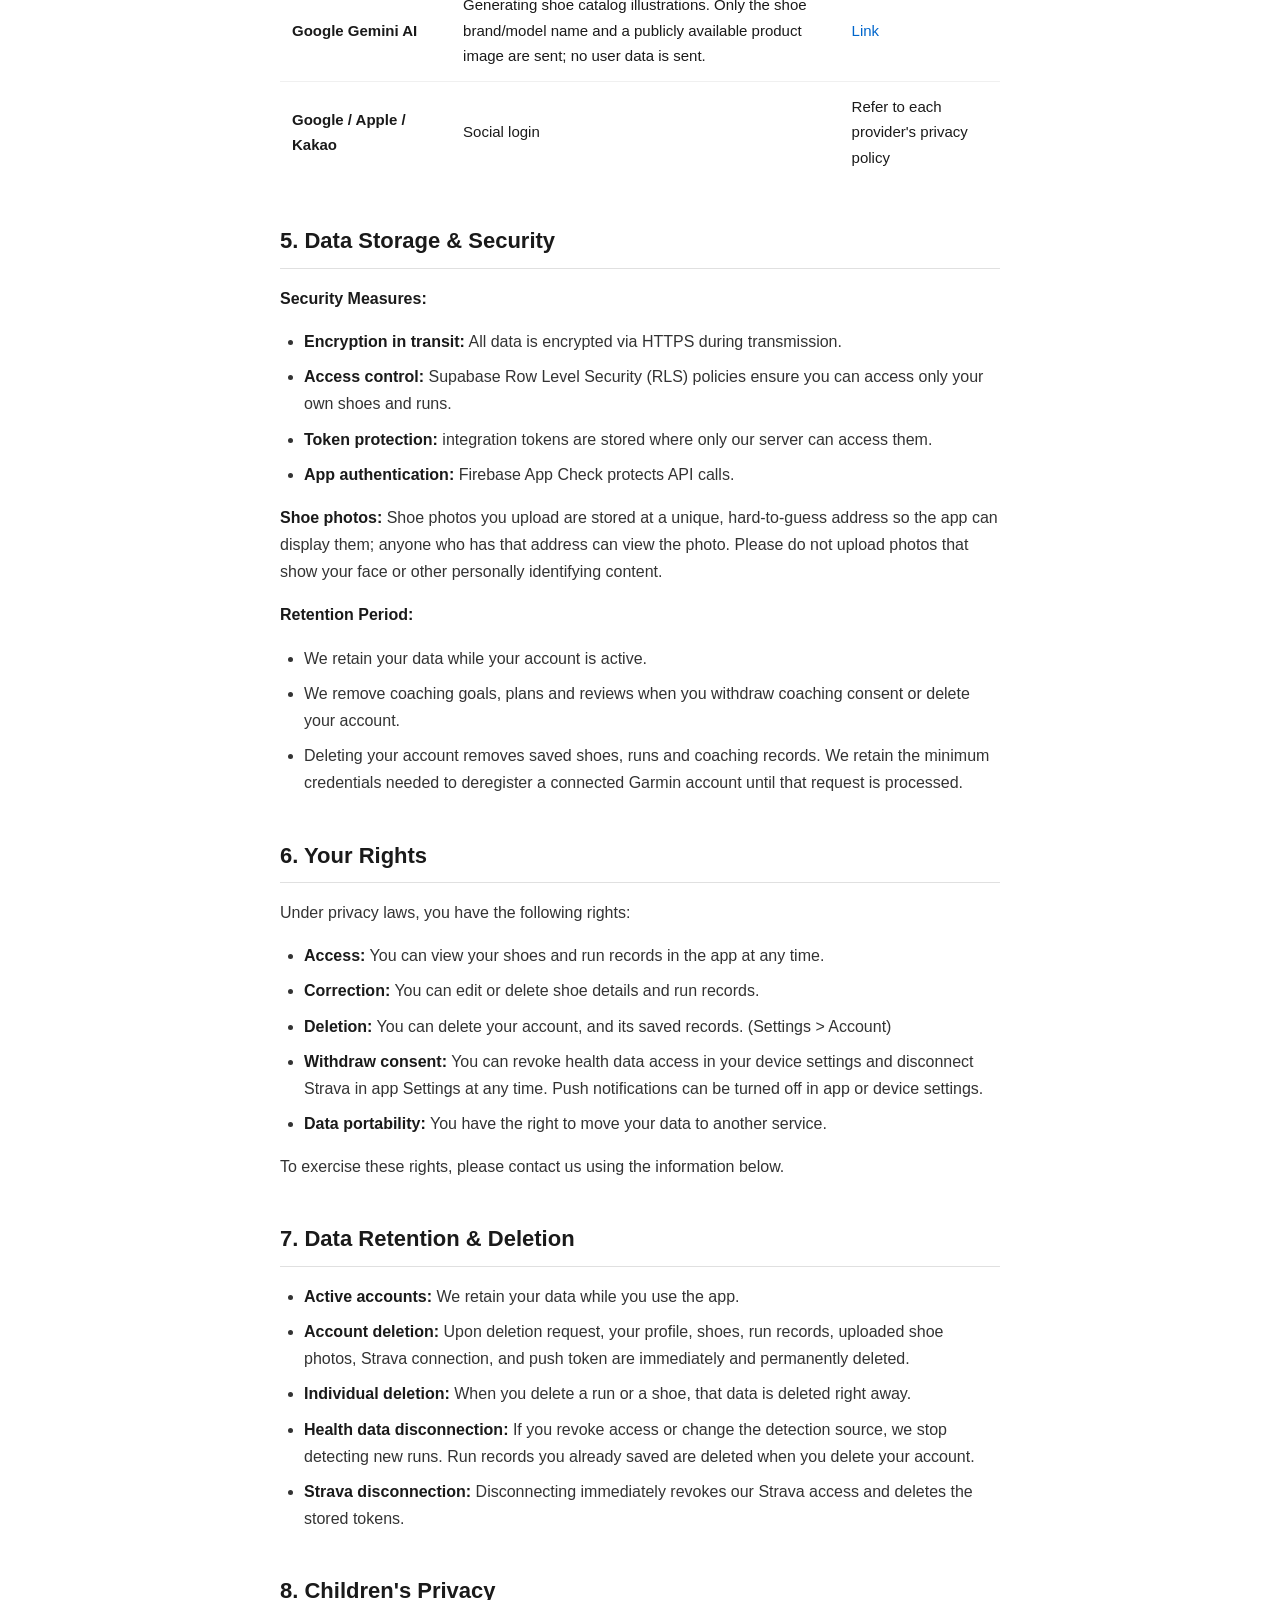
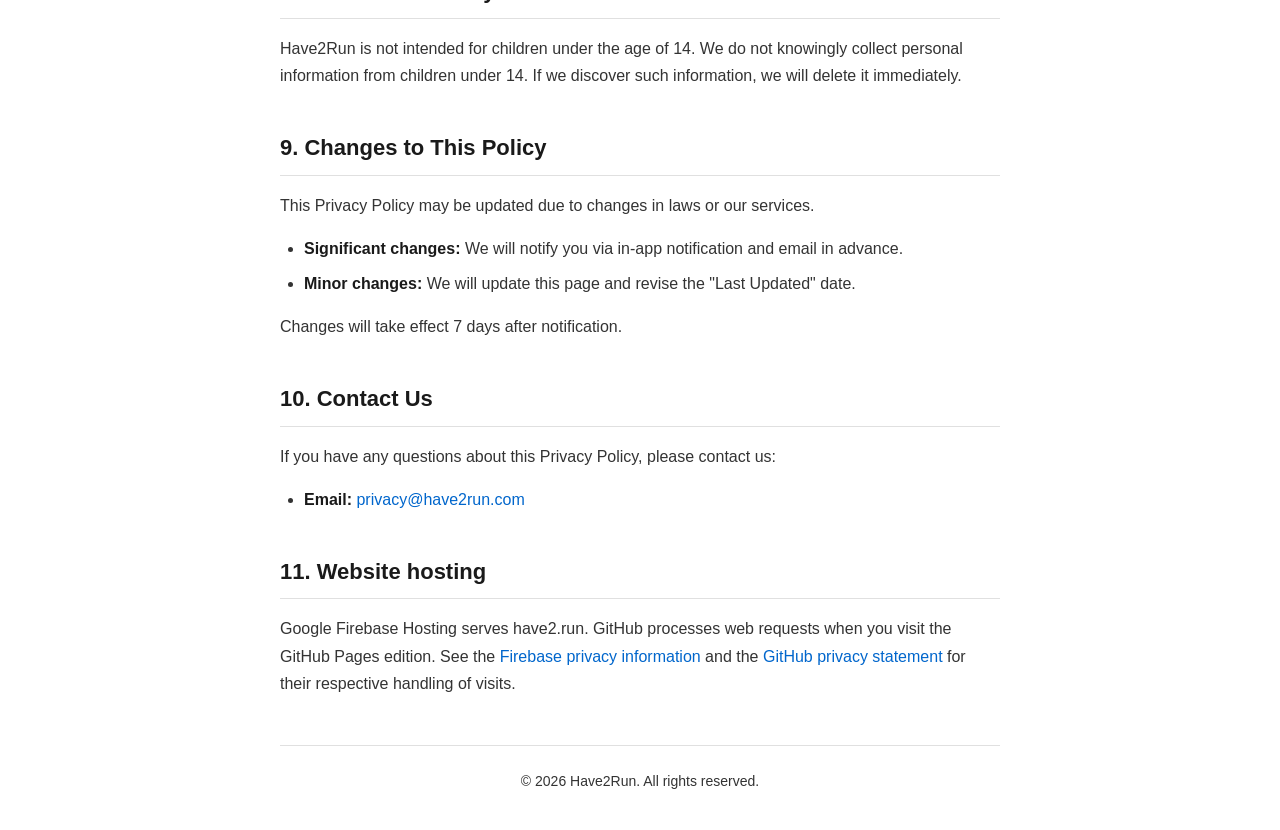
<file: en/index.html>
<!DOCTYPE html>
<html lang="en">
<head>
  <meta charset="UTF-8">
  <meta name="viewport" content="width=device-width, initial-scale=1.0">
  <title>Have2Run Privacy Policy</title>
  <link rel="stylesheet" href="../css/style.css">
</head>
<body>
  <div class="container">
    <header>
      <h1>Have2Run Privacy Policy</h1>
      <p class="last-updated">Last Updated: November 26, 2026</p>
      <div class="lang-switch">
        <a href="../">한국어</a>
      </div>
    </header>

    <main>
      <section id="intro">
        <h2>1. Introduction</h2>
        <p>
          Thank you for using Have2Run! Have2Run tracks the mileage of each of your running shoes
          and lets you know when it is time for a new pair.
        </p>
        <p>
          This Privacy Policy explains what information Have2Run collects, how we use it,
          and how we protect it. Your privacy is very important to us.
        </p>
      </section>

      <section id="data-collection">
        <h2>2. Data We Collect</h2>

        <h3>2.1 Shoes & Run Records</h3>
        <p><strong>Data Types:</strong></p>
        <ul>
          <li>Shoe details: brand, model, nickname, lifespan (km), starting mileage, retired status and retirement date</li>
          <li>Shoe photos (only if you take or choose one to upload)</li>
          <li>Run records: distance, start time, the shoe you wore, source (Apple Health / Health Connect / Strava / Suunto / Garmin / manual entry), and an external record ID used to prevent duplicates</li>
          <li>Catalog image reports ("This looks like a different shoe")</li>
        </ul>
        <p><strong>Source:</strong> You enter this data yourself, or it is recorded when you pick a shoe from a detected-run notification.</p>
        <p><strong>Purpose:</strong> Calculate mileage per shoe, tell you when a shoe is near the end of its life, and show your run calendar.</p>

        <h3>2.2 Health & Fitness Data (Apple Health / Health Connect)</h3>
        <p><strong>Permissions:</strong> We request <strong>READ-only</strong> access to HealthKit (Apple Health) on iOS or Health Connect on Android. The app never writes to or modifies Apple Health or Health Connect.</p>
        <p><strong>Read permissions requested:</strong> workouts and distance. Weekly coach participants may additionally grant read access to heart rate for segment analysis. On Android, we also request background read access so new runs can be detected while the app is closed.</p>
        <p><strong>What we use:</strong></p>
        <ul>
          <li>Workout type (whether it is a run — walks, rides, etc. are ignored)</li>
          <li>Distance</li>
          <li>Workout start time</li>
        </ul>
        <p><strong>Purpose:</strong> Used to detect a run you finished with your watch, send a "Which shoes did you wear?" notification, and record the run when you choose a shoe.</p>
        <p><strong>Storage:</strong> The shoe shelf stores the distance, start time and source of runs you choose to save. Section 2.8 describes how optional coaching uses eligible workout summaries.</p>
        <p><strong>Restrictions:</strong></p>
        <ul>
          <li>Health data is never used for advertising or marketing.</li>
          <li>We do not sell health data. External coaching processing requires the consent described in section 2.8.</li>
        </ul>
        <p><strong>Control:</strong> You can change the detection source in app Settings, or revoke access at any time in your device's health settings (iOS Settings &gt; Health / Health Connect).</p>

        <h3>2.3 Strava Connection (Optional)</h3>
        <p><strong>Data Types:</strong></p>
        <ul>
          <li>Strava athlete ID, OAuth access and refresh tokens, token expiry time, granted scope</li>
          <li>Type, distance, and start time of new activities (read to offer recording)</li>
        </ul>
        <p><strong>Purpose:</strong> Used only to notify you when a new run appears on Strava so you can record it. A run is stored only if you choose a shoe and save it.</p>
        <p><strong>Storage:</strong> Tokens are kept in server-only storage and cannot be read by the app (client).</p>
        <p><strong>Control:</strong> You can disconnect Strava at any time in app Settings. Disconnecting revokes our access on Strava and deletes the stored tokens.</p>

        <h3>2.4 Account & Profile Information</h3>
        <p><strong>Data Types:</strong></p>
        <ul>
          <li>Email/password (for email sign-up)</li>
          <li>Social login information (Google, Apple, Kakao): name, email, profile picture</li>
          <li>Your selected run detection source (Apple Health / Health Connect / Strava / none)</li>
        </ul>
        <p><strong>Managed by:</strong> Supabase Auth</p>
        <p><strong>Purpose:</strong> Account authentication and management, syncing your data across devices.</p>

        <h3>2.5 Push Notification Token</h3>
        <p><strong>Data Types:</strong> Your device's push notification token (Firebase Cloud Messaging) and your notification preference.</p>
        <p><strong>Purpose:</strong> Deliver app notifications such as Strava run detection. The token is removed when you log out.</p>

        <h3>2.6 Usage & Diagnostics Data</h3>
        <p><strong>Data Types:</strong></p>
        <ul>
          <li>Basic app usage statistics (events Firebase collects automatically, such as app opens and sessions)</li>
          <li>Crash reports (error logs, stack traces)</li>
        </ul>
        <p><strong>Processed by:</strong> Google Firebase (Analytics, Crashlytics)</p>
        <p><strong>Purpose:</strong> Monitor app stability and fix bugs.</p>
        <p><strong>Anonymization:</strong> Analytics data is collected in a non-identifiable form and never includes health data.</p>

        <h3>2.7 Device Information</h3>
        <p><strong>Data Types:</strong></p>
        <ul>
          <li>Platform (iOS/Android)</li>
          <li>App version</li>
          <li>Device model</li>
          <li>Network connection status</li>
        </ul>
        <p><strong>Purpose:</strong> Ensure feature compatibility and debugging.</p>

        <h3>2.8 Optional weekly race coaching</h3>
        <p>You can manage shoe mileage without enrolling in coaching. If you opt in, your account stores your race goal, available days, frequency and distance limit, confirmed plans, and your links between workouts and shoes.</p>
        <p>With separate consent for analysis, our Supabase backend summarizes running distance and time, measured segment pace, and optional average heart rate from eligible sources. OpenRouter and either OpenAI or Microsoft Azure receive training summaries, goal time, time until the race and scheduling constraints to generate the next seven days. The model input excludes your name, account ID, GPS route and shoe photos. Weekly coach requests prohibit data collection and request a zero-retention inference route.</p>
        <p>Direct Suunto and Garmin connections depend on each provider’s availability. You may assign a received run to a shoe. Segment analysis and external AI processing require separate choices and permission for the relevant source. We do not sell partner workout data or use it for AI training or evaluation.</p>
        <p>You can view and correct saved runs in Records. Withdrawing consent in the coach settings removes your coaching preferences, plans and links. Watch connections and saved mileage records are managed separately. Contact us below to request access, correction, export or deletion.</p>
        <p>Suunto and Garmin provide account linking and workout delivery. Connecting a watch for mileage alone does not enable external AI processing.</p>
      </section>

      <section id="data-usage">
        <h2>3. How We Use Your Data</h2>
        <p>We use the collected information only for the following purposes:</p>
        <ul>
          <li><strong>Mileage tracking:</strong> We calculate the total distance on each shoe and show how much is left.</li>
          <li><strong>Run detection & recording:</strong> We detect runs finished on your watch or Strava, notify you, and record them on the shoe you choose.</li>
          <li><strong>Replacement reminders:</strong> We let you know when a shoe is nearing the end of its lifespan.</li>
          <li><strong>App improvement:</strong> We use crash reports and basic usage statistics to improve stability.</li>
          <li><strong>Customer support:</strong> We respond to your inquiries and resolve technical issues.</li>
        </ul>
        <p><strong>What We Don't Do:</strong></p>
        <ul>
          <li>❌ We do NOT use your data for marketing or advertising.</li>
          <li>❌ We do NOT sell or rent your data to third parties.</li>
          <li>We do not use health data for advertising or marketing.</li>
          <li>Section 2.8 identifies what a consenting runner shares with coaching providers.</li>
        </ul>
      </section>

      <section id="third-party">
        <h2>4. Third-Party Services</h2>
        <p>
          We use the following third-party services to provide app functionality.
          Each service follows its own privacy policy, and we require them to provide equal or greater protection.
        </p>
        <table>
          <thead>
            <tr>
              <th>Service</th>
              <th>Purpose</th>
              <th>Privacy Policy</th>
            </tr>
          </thead>
          <tbody>
            <tr>
              <td><strong>Supabase</strong></td>
              <td>Backend database, authentication, file storage (shoe and run records, shoe photos, integration tokens)</td>
              <td><a href="https://supabase.com/privacy" target="_blank">Link</a></td>
            </tr>
            <tr>
              <td><strong>Google Firebase</strong></td>
              <td>Analytics, crash reporting, push notifications, remote config, app security</td>
              <td><a href="https://firebase.google.com/support/privacy" target="_blank">Link</a></td>
            </tr>
            <tr>
              <td><strong>OpenRouter, OpenAI, Microsoft Azure</strong></td>
              <td>Weekly coach request routing and inference</td>
              <td><a href="https://openrouter.ai/privacy">OpenRouter</a> · <a href="https://openai.com/policies/privacy-policy/">OpenAI</a> · <a href="https://privacy.microsoft.com/privacystatement">Microsoft</a></td>
            </tr>
            <tr>
              <td><strong>Strava</strong></td>
              <td>Run detection (only if you connect it)</td>
              <td><a href="https://www.strava.com/legal/privacy" target="_blank">Link</a></td>
            </tr>
            <tr>
              <td><strong>Google Gemini AI</strong></td>
              <td>Generating shoe catalog illustrations. Only the shoe brand/model name and a publicly available product image are sent; no user data is sent.</td>
              <td><a href="https://policies.google.com/privacy" target="_blank">Link</a></td>
            </tr>
            <tr>
              <td><strong>Google / Apple / Kakao</strong></td>
              <td>Social login</td>
              <td>Refer to each provider's privacy policy</td>
            </tr>
          </tbody>
        </table>
      </section>

      <section id="security">
        <h2>5. Data Storage & Security</h2>
        <p><strong>Security Measures:</strong></p>
        <ul>
          <li><strong>Encryption in transit:</strong> All data is encrypted via HTTPS during transmission.</li>
          <li><strong>Access control:</strong> Supabase Row Level Security (RLS) policies ensure you can access only your own shoes and runs.</li>
          <li><strong>Token protection:</strong> integration tokens are stored where only our server can access them.</li>
          <li><strong>App authentication:</strong> Firebase App Check protects API calls.</li>
        </ul>
        <p><strong>Shoe photos:</strong> Shoe photos you upload are stored at a unique, hard-to-guess address so the app can display them; anyone who has that address can view the photo. Please do not upload photos that show your face or other personally identifying content.</p>
        <p><strong>Retention Period:</strong></p>
        <ul>
          <li>We retain your data while your account is active.</li>
          <li>We remove coaching goals, plans and reviews when you withdraw coaching consent or delete your account.</li>
          <li>Deleting your account removes saved shoes, runs and coaching records. We retain the minimum credentials needed to deregister a connected Garmin account until that request is processed.</li>
        </ul>
      </section>

      <section id="user-rights">
        <h2>6. Your Rights</h2>
        <p>Under privacy laws, you have the following rights:</p>
        <ul>
          <li><strong>Access:</strong> You can view your shoes and run records in the app at any time.</li>
          <li><strong>Correction:</strong> You can edit or delete shoe details and run records.</li>
          <li><strong>Deletion:</strong> You can delete your account, and its saved records. (Settings &gt; Account)</li>
          <li><strong>Withdraw consent:</strong> You can revoke health data access in your device settings and disconnect Strava in app Settings at any time. Push notifications can be turned off in app or device settings.</li>
          <li><strong>Data portability:</strong> You have the right to move your data to another service.</li>
        </ul>
        <p>To exercise these rights, please contact us using the information below.</p>
      </section>

      <section id="retention">
        <h2>7. Data Retention & Deletion</h2>
        <ul>
          <li><strong>Active accounts:</strong> We retain your data while you use the app.</li>
          <li><strong>Account deletion:</strong> Upon deletion request, your profile, shoes, run records, uploaded shoe photos, Strava connection, and push token are immediately and permanently deleted.</li>
          <li><strong>Individual deletion:</strong> When you delete a run or a shoe, that data is deleted right away.</li>
          <li><strong>Health data disconnection:</strong> If you revoke access or change the detection source, we stop detecting new runs. Run records you already saved are deleted when you delete your account.</li>
          <li><strong>Strava disconnection:</strong> Disconnecting immediately revokes our Strava access and deletes the stored tokens.</li>
        </ul>
      </section>

      <section id="children">
        <h2>8. Children's Privacy</h2>
        <p>
          Have2Run is not intended for children under the age of 14.
          We do not knowingly collect personal information from children under 14.
          If we discover such information, we will delete it immediately.
        </p>
      </section>

      <section id="policy-changes">
        <h2>9. Changes to This Policy</h2>
        <p>
          This Privacy Policy may be updated due to changes in laws or our services.
        </p>
        <ul>
          <li><strong>Significant changes:</strong> We will notify you via in-app notification and email in advance.</li>
          <li><strong>Minor changes:</strong> We will update this page and revise the "Last Updated" date.</li>
        </ul>
        <p>Changes will take effect 7 days after notification.</p>
      </section>

      <section id="contact">
        <h2>10. Contact Us</h2>
        <p>If you have any questions about this Privacy Policy, please contact us:</p>
        <ul>
          <li><strong>Email:</strong> <a href="mailto:privacy@have2run.com">privacy@have2run.com</a></li>
        </ul>
      </section>

      <section id="hosting">
        <h2>11. Website hosting</h2>
        <p>
          Google Firebase Hosting serves have2.run. GitHub processes web requests when you visit the GitHub Pages edition.
          See the <a href="https://firebase.google.com/support/privacy">Firebase privacy information</a> and the <a href="https://docs.github.com/en/site-policy/privacy-policies/github-general-privacy-statement">GitHub privacy statement</a> for their respective handling of visits.
        </p>
      </section>
    </main>

    <footer>
      <p>&copy; 2026 Have2Run. All rights reserved.</p>
    </footer>
  </div>
</body>
</html>
</file>
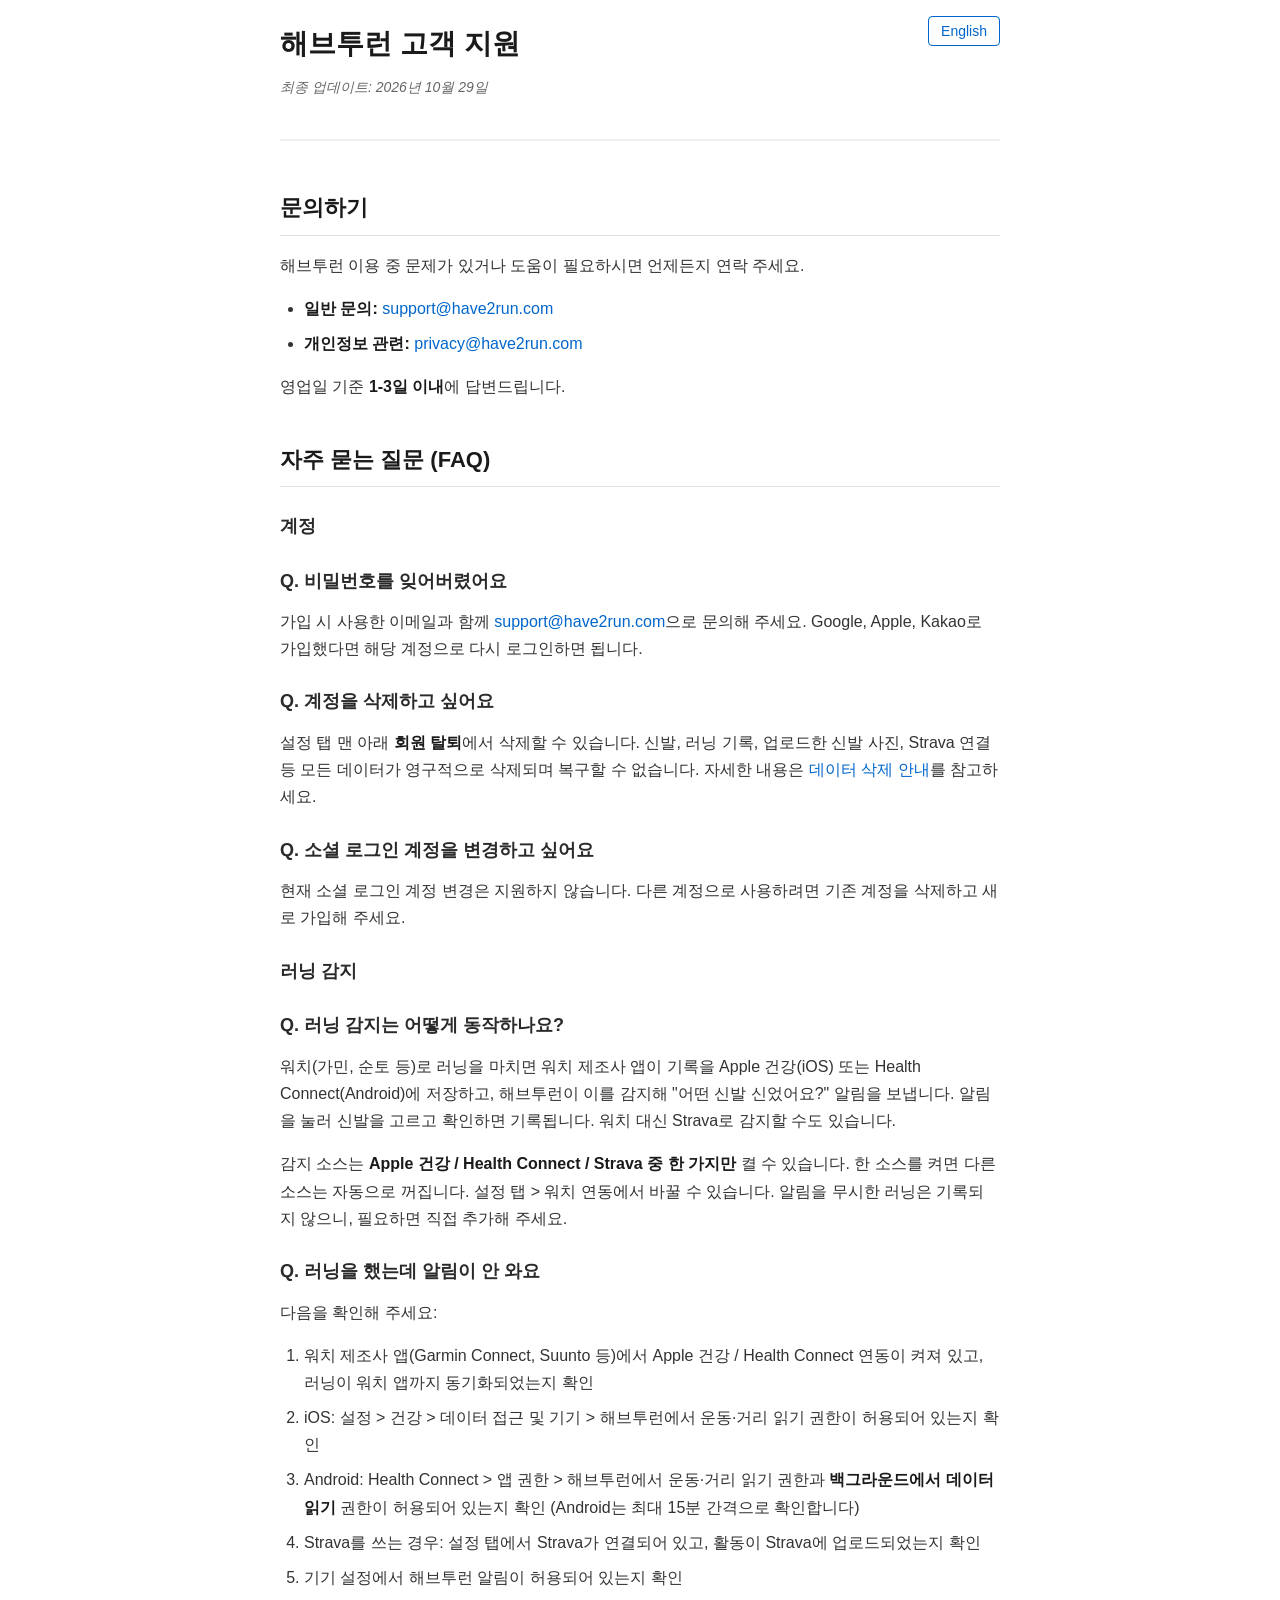
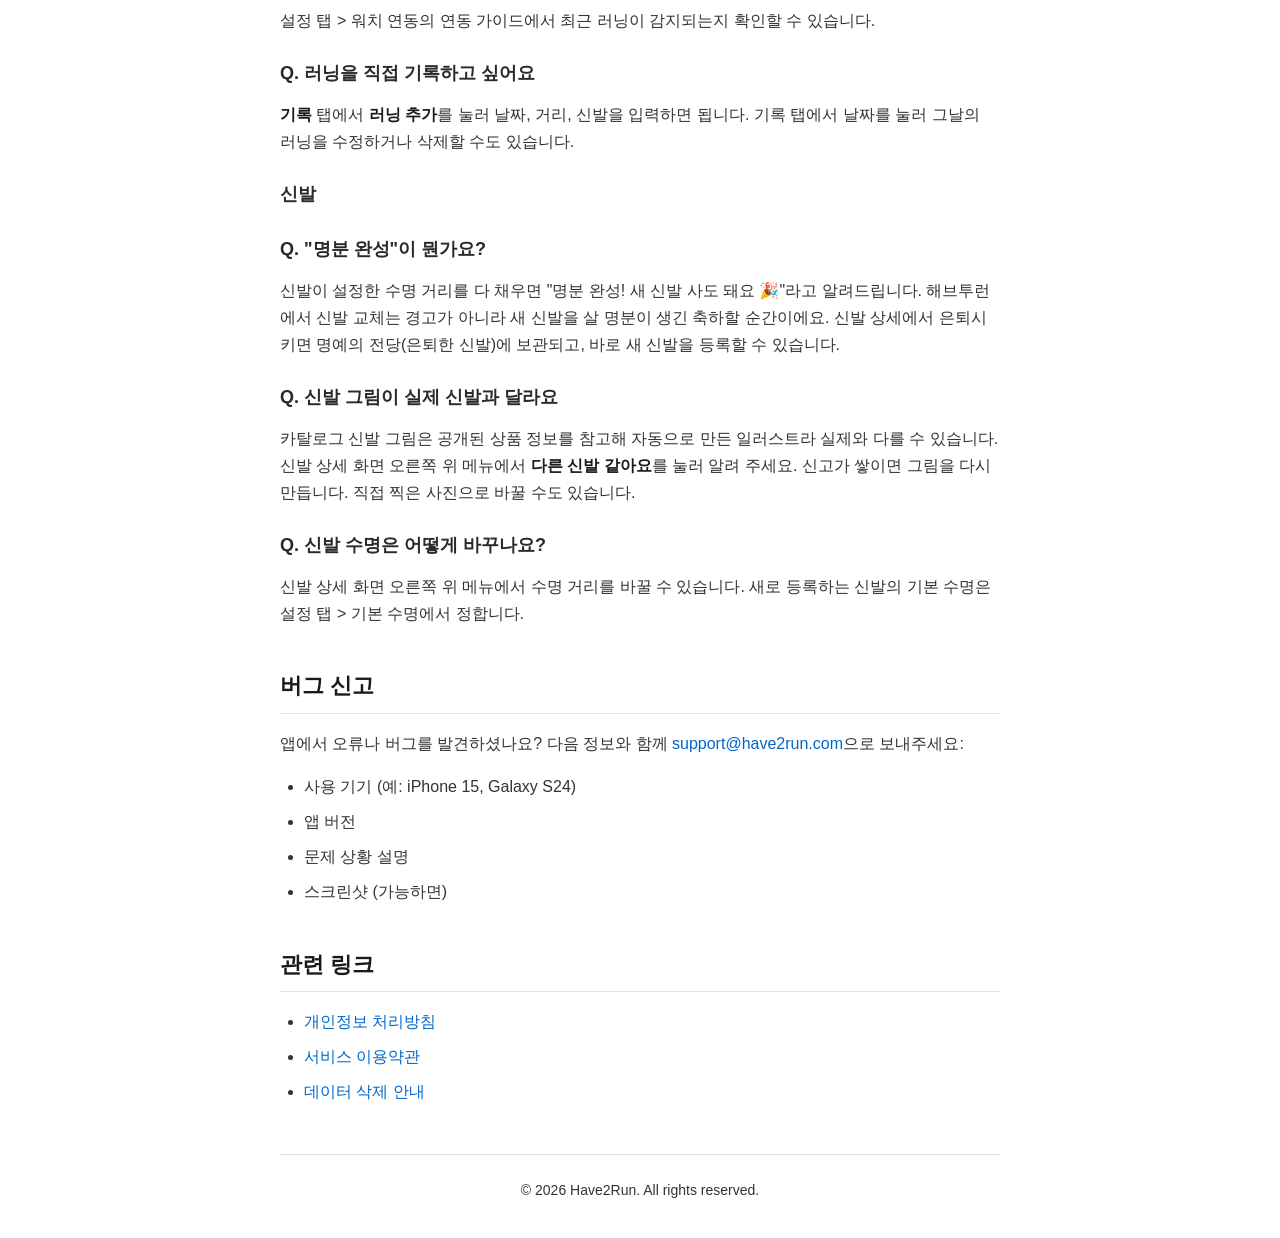
<file: support/index.html>
<!DOCTYPE html>
<html lang="ko">
<head>
  <meta charset="UTF-8">
  <meta name="viewport" content="width=device-width, initial-scale=1.0">
  <title>해브투런 고객 지원</title>
  <link rel="stylesheet" href="../css/style.css">
</head>
<body>
  <div class="container">
    <header>
      <h1>해브투런 고객 지원</h1>
      <p class="last-updated">최종 업데이트: 2026년 10월 29일</p>
      <div class="lang-switch">
        <a href="en/">English</a>
      </div>
    </header>

    <main>
      <section id="contact">
        <h2>문의하기</h2>
        <p>해브투런 이용 중 문제가 있거나 도움이 필요하시면 언제든지 연락 주세요.</p>
        <ul>
          <li><strong>일반 문의:</strong> <a href="mailto:support@have2run.com">support@have2run.com</a></li>
          <li><strong>개인정보 관련:</strong> <a href="mailto:privacy@have2run.com">privacy@have2run.com</a></li>
        </ul>
        <p>영업일 기준 <strong>1-3일 이내</strong>에 답변드립니다.</p>
      </section>

      <section id="faq">
        <h2>자주 묻는 질문 (FAQ)</h2>

        <h3>계정</h3>

        <h3>Q. 비밀번호를 잊어버렸어요</h3>
        <p>
          가입 시 사용한 이메일과 함께 <a href="mailto:support@have2run.com">support@have2run.com</a>으로 문의해 주세요.
          Google, Apple, Kakao로 가입했다면 해당 계정으로 다시 로그인하면 됩니다.
        </p>

        <h3>Q. 계정을 삭제하고 싶어요</h3>
        <p>
          설정 탭 맨 아래 <strong>회원 탈퇴</strong>에서 삭제할 수 있습니다.
          신발, 러닝 기록, 업로드한 신발 사진, Strava 연결 등 모든 데이터가 영구적으로 삭제되며 복구할 수 없습니다.
          자세한 내용은 <a href="../data-deletion/">데이터 삭제 안내</a>를 참고하세요.
        </p>

        <h3>Q. 소셜 로그인 계정을 변경하고 싶어요</h3>
        <p>
          현재 소셜 로그인 계정 변경은 지원하지 않습니다.
          다른 계정으로 사용하려면 기존 계정을 삭제하고 새로 가입해 주세요.
        </p>

        <h3>러닝 감지</h3>

        <h3>Q. 러닝 감지는 어떻게 동작하나요?</h3>
        <p>
          워치(가민, 순토 등)로 러닝을 마치면 워치 제조사 앱이 기록을 Apple 건강(iOS) 또는 Health Connect(Android)에 저장하고,
          해브투런이 이를 감지해 "어떤 신발 신었어요?" 알림을 보냅니다. 알림을 눌러 신발을 고르고 확인하면 기록됩니다.
          워치 대신 Strava로 감지할 수도 있습니다.
        </p>
        <p>
          감지 소스는 <strong>Apple 건강 / Health Connect / Strava 중 한 가지만</strong> 켤 수 있습니다.
          한 소스를 켜면 다른 소스는 자동으로 꺼집니다. 설정 탭 &gt; 워치 연동에서 바꿀 수 있습니다.
          알림을 무시한 러닝은 기록되지 않으니, 필요하면 직접 추가해 주세요.
        </p>

        <h3>Q. 러닝을 했는데 알림이 안 와요</h3>
        <p>다음을 확인해 주세요:</p>
        <ol>
          <li>워치 제조사 앱(Garmin Connect, Suunto 등)에서 Apple 건강 / Health Connect 연동이 켜져 있고, 러닝이 워치 앱까지 동기화되었는지 확인</li>
          <li>iOS: 설정 &gt; 건강 &gt; 데이터 접근 및 기기 &gt; 해브투런에서 운동·거리 읽기 권한이 허용되어 있는지 확인</li>
          <li>Android: Health Connect &gt; 앱 권한 &gt; 해브투런에서 운동·거리 읽기 권한과 <strong>백그라운드에서 데이터 읽기</strong> 권한이 허용되어 있는지 확인 (Android는 최대 15분 간격으로 확인합니다)</li>
          <li>Strava를 쓰는 경우: 설정 탭에서 Strava가 연결되어 있고, 활동이 Strava에 업로드되었는지 확인</li>
          <li>기기 설정에서 해브투런 알림이 허용되어 있는지 확인</li>
        </ol>
        <p>설정 탭 &gt; 워치 연동의 연동 가이드에서 최근 러닝이 감지되는지 확인할 수 있습니다.</p>

        <h3>Q. 러닝을 직접 기록하고 싶어요</h3>
        <p>
          <strong>기록</strong> 탭에서 <strong>러닝 추가</strong>를 눌러 날짜, 거리, 신발을 입력하면 됩니다.
          기록 탭에서 날짜를 눌러 그날의 러닝을 수정하거나 삭제할 수도 있습니다.
        </p>

        <h3>신발</h3>

        <h3>Q. "명분 완성"이 뭔가요?</h3>
        <p>
          신발이 설정한 수명 거리를 다 채우면 "명분 완성! 새 신발 사도 돼요 🎉"라고 알려드립니다.
          해브투런에서 신발 교체는 경고가 아니라 새 신발을 살 명분이 생긴 축하할 순간이에요.
          신발 상세에서 은퇴시키면 명예의 전당(은퇴한 신발)에 보관되고, 바로 새 신발을 등록할 수 있습니다.
        </p>

        <h3>Q. 신발 그림이 실제 신발과 달라요</h3>
        <p>
          카탈로그 신발 그림은 공개된 상품 정보를 참고해 자동으로 만든 일러스트라 실제와 다를 수 있습니다.
          신발 상세 화면 오른쪽 위 메뉴에서 <strong>다른 신발 같아요</strong>를 눌러 알려 주세요.
          신고가 쌓이면 그림을 다시 만듭니다. 직접 찍은 사진으로 바꿀 수도 있습니다.
        </p>

        <h3>Q. 신발 수명은 어떻게 바꾸나요?</h3>
        <p>
          신발 상세 화면 오른쪽 위 메뉴에서 수명 거리를 바꿀 수 있습니다.
          새로 등록하는 신발의 기본 수명은 설정 탭 &gt; 기본 수명에서 정합니다.
        </p>
      </section>

      <section id="bug-report">
        <h2>버그 신고</h2>
        <p>
          앱에서 오류나 버그를 발견하셨나요?
          다음 정보와 함께 <a href="mailto:support@have2run.com">support@have2run.com</a>으로 보내주세요:
        </p>
        <ul>
          <li>사용 기기 (예: iPhone 15, Galaxy S24)</li>
          <li>앱 버전</li>
          <li>문제 상황 설명</li>
          <li>스크린샷 (가능하면)</li>
        </ul>
      </section>

      <section id="links">
        <h2>관련 링크</h2>
        <ul>
          <li><a href="../">개인정보 처리방침</a></li>
          <li><a href="../terms/">서비스 이용약관</a></li>
          <li><a href="../data-deletion/">데이터 삭제 안내</a></li>
        </ul>
      </section>
    </main>

    <footer>
      <p>&copy; 2026 Have2Run. All rights reserved.</p>
    </footer>
  </div>
</body>
</html>
</file>
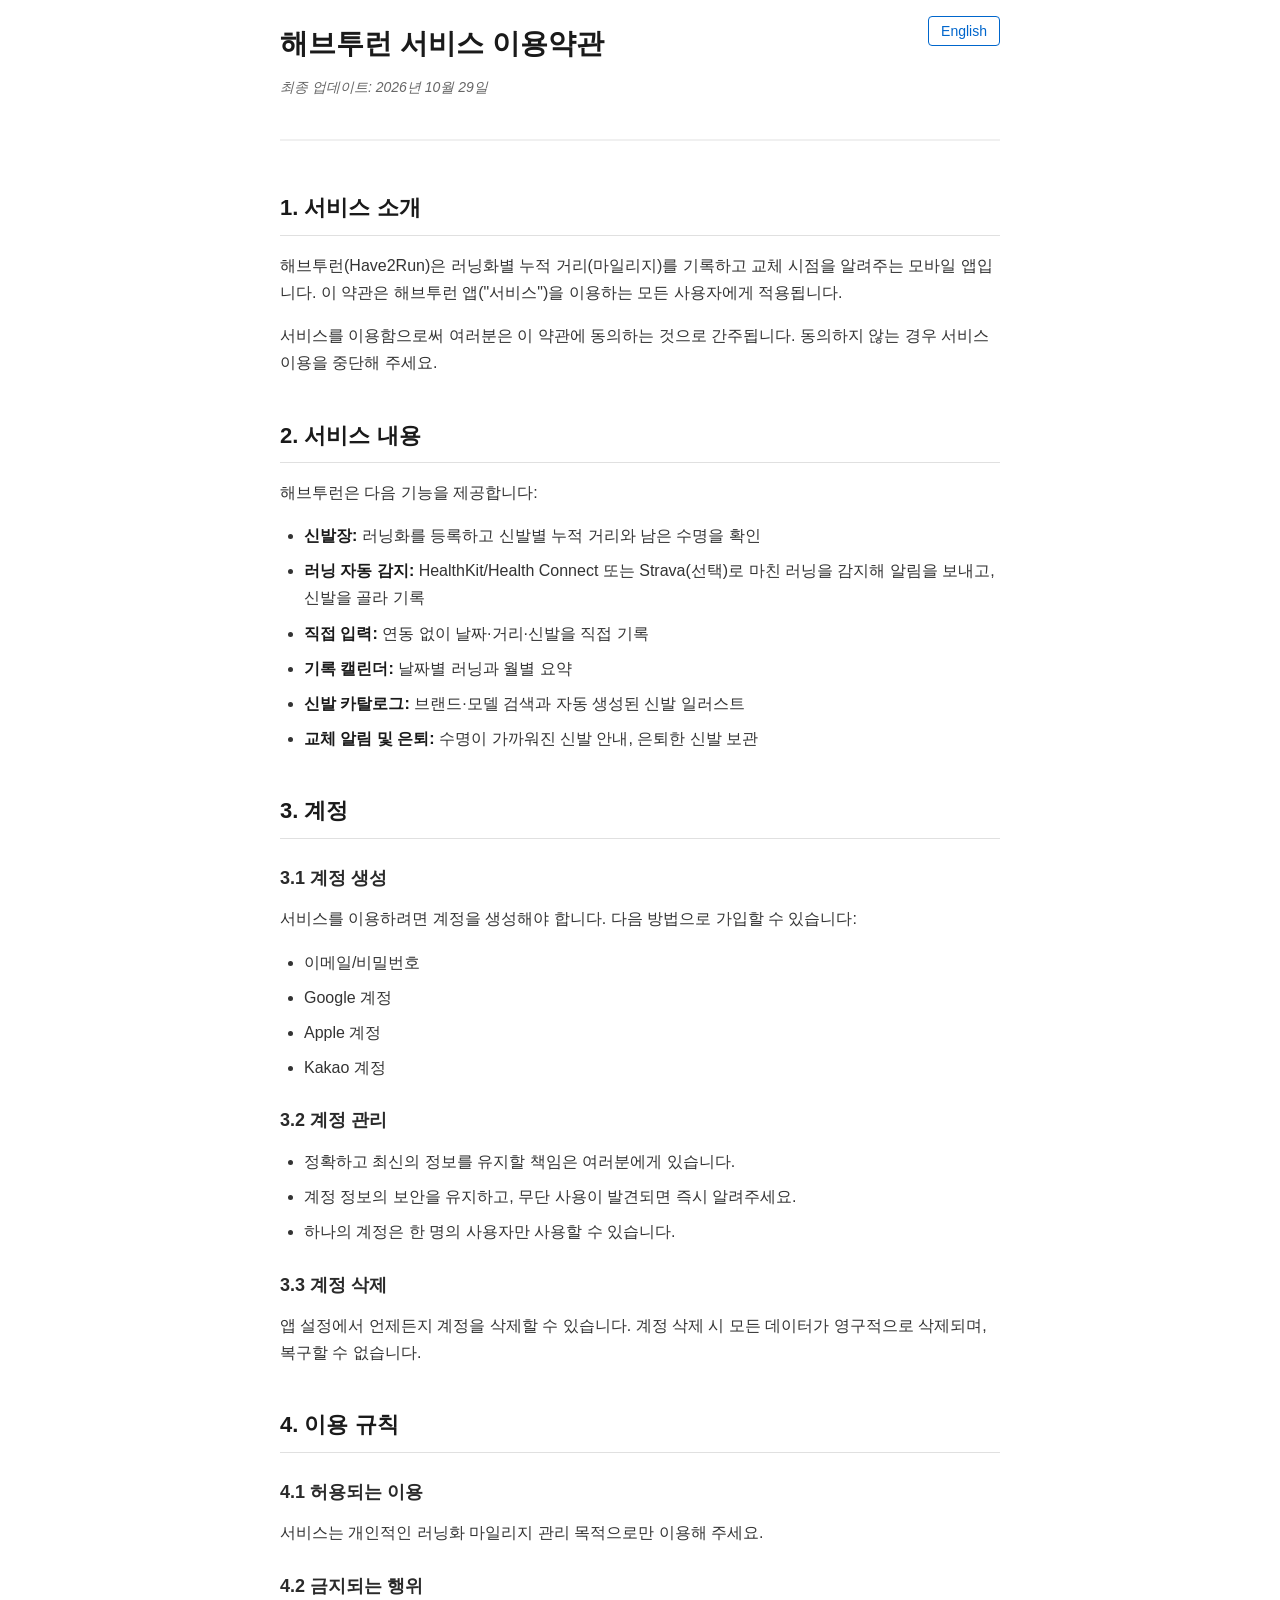
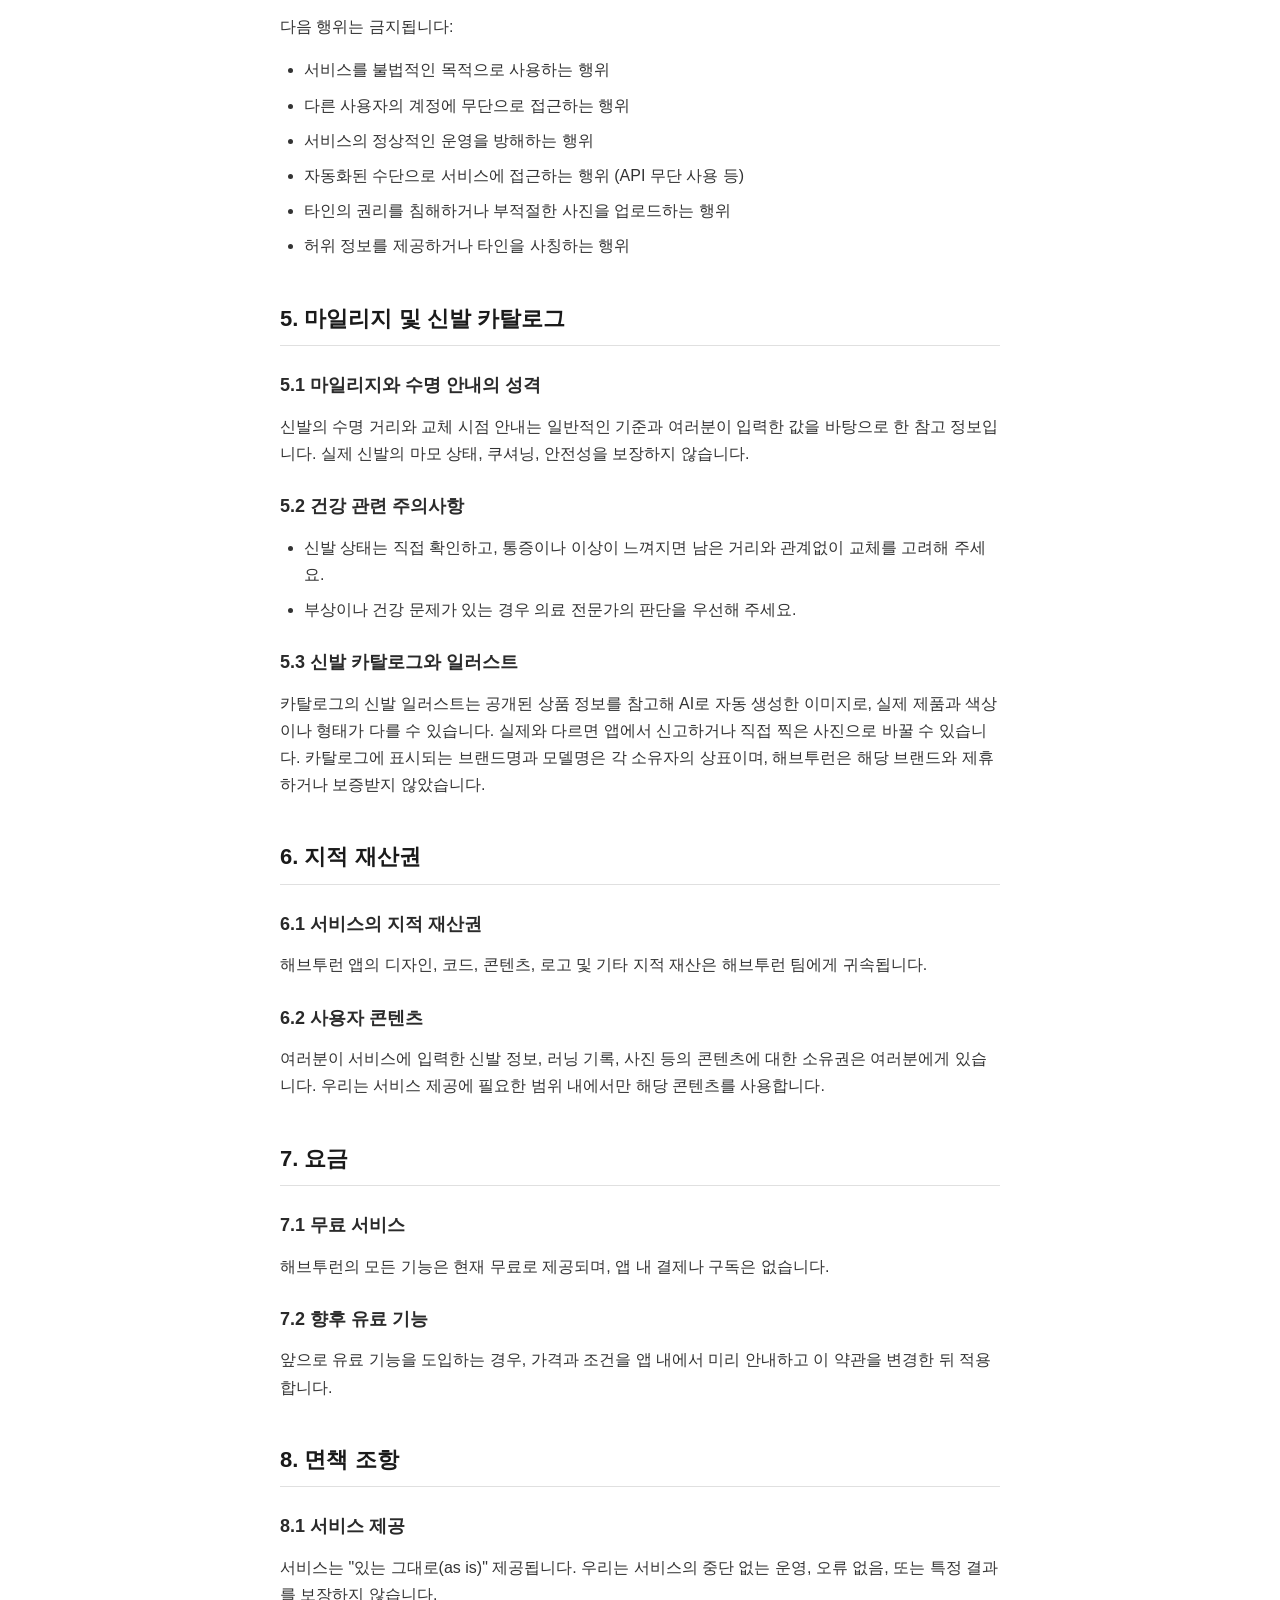
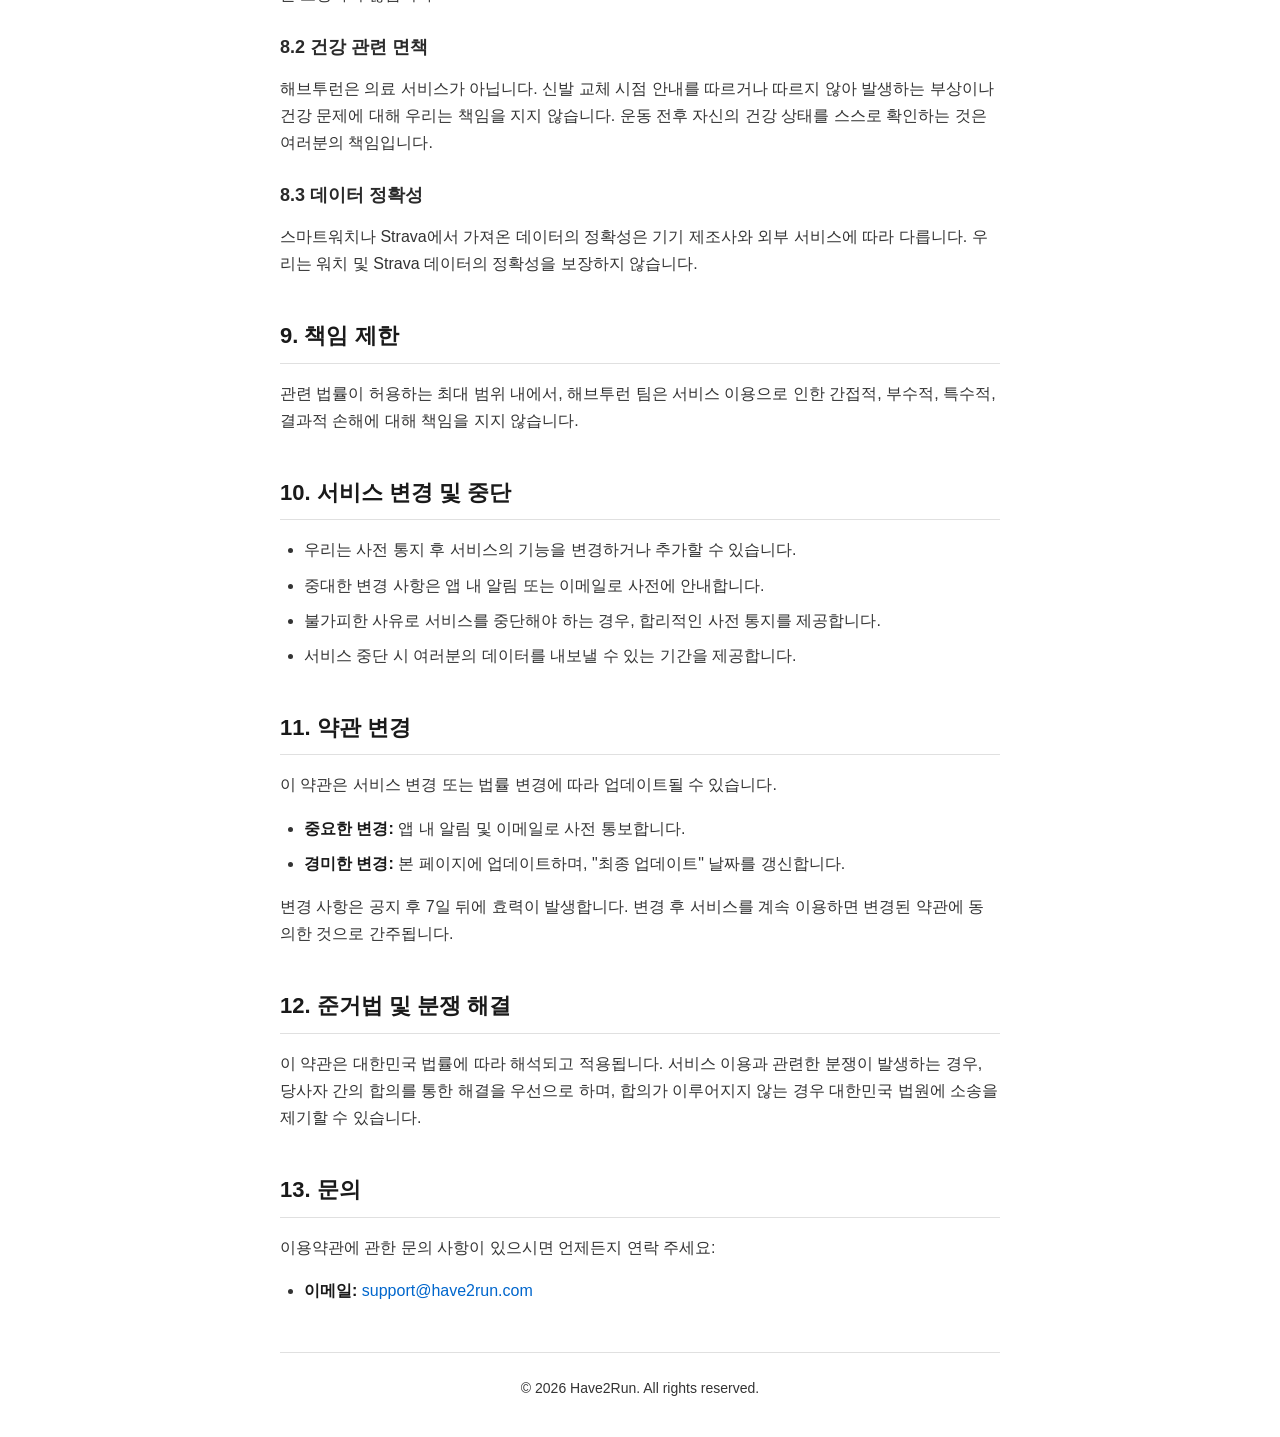
<file: terms/index.html>
<!DOCTYPE html>
<html lang="ko">
<head>
  <meta charset="UTF-8">
  <meta name="viewport" content="width=device-width, initial-scale=1.0">
  <title>해브투런 서비스 이용약관</title>
  <link rel="stylesheet" href="../css/style.css">
</head>
<body>
  <div class="container">
    <header>
      <h1>해브투런 서비스 이용약관</h1>
      <p class="last-updated">최종 업데이트: 2026년 10월 29일</p>
      <div class="lang-switch">
        <a href="en/">English</a>
      </div>
    </header>

    <main>
      <section id="intro">
        <h2>1. 서비스 소개</h2>
        <p>
          해브투런(Have2Run)은 러닝화별 누적 거리(마일리지)를 기록하고 교체 시점을 알려주는 모바일 앱입니다.
          이 약관은 해브투런 앱("서비스")을 이용하는 모든 사용자에게 적용됩니다.
        </p>
        <p>
          서비스를 이용함으로써 여러분은 이 약관에 동의하는 것으로 간주됩니다.
          동의하지 않는 경우 서비스 이용을 중단해 주세요.
        </p>
      </section>

      <section id="service-description">
        <h2>2. 서비스 내용</h2>
        <p>해브투런은 다음 기능을 제공합니다:</p>
        <ul>
          <li><strong>신발장:</strong> 러닝화를 등록하고 신발별 누적 거리와 남은 수명을 확인</li>
          <li><strong>러닝 자동 감지:</strong> HealthKit/Health Connect 또는 Strava(선택)로 마친 러닝을 감지해 알림을 보내고, 신발을 골라 기록</li>
          <li><strong>직접 입력:</strong> 연동 없이 날짜·거리·신발을 직접 기록</li>
          <li><strong>기록 캘린더:</strong> 날짜별 러닝과 월별 요약</li>
          <li><strong>신발 카탈로그:</strong> 브랜드·모델 검색과 자동 생성된 신발 일러스트</li>
          <li><strong>교체 알림 및 은퇴:</strong> 수명이 가까워진 신발 안내, 은퇴한 신발 보관</li>
        </ul>
      </section>

      <section id="account">
        <h2>3. 계정</h2>
        <h3>3.1 계정 생성</h3>
        <p>서비스를 이용하려면 계정을 생성해야 합니다. 다음 방법으로 가입할 수 있습니다:</p>
        <ul>
          <li>이메일/비밀번호</li>
          <li>Google 계정</li>
          <li>Apple 계정</li>
          <li>Kakao 계정</li>
        </ul>

        <h3>3.2 계정 관리</h3>
        <ul>
          <li>정확하고 최신의 정보를 유지할 책임은 여러분에게 있습니다.</li>
          <li>계정 정보의 보안을 유지하고, 무단 사용이 발견되면 즉시 알려주세요.</li>
          <li>하나의 계정은 한 명의 사용자만 사용할 수 있습니다.</li>
        </ul>

        <h3>3.3 계정 삭제</h3>
        <p>
          앱 설정에서 언제든지 계정을 삭제할 수 있습니다.
          계정 삭제 시 모든 데이터가 영구적으로 삭제되며, 복구할 수 없습니다.
        </p>
      </section>

      <section id="usage-rules">
        <h2>4. 이용 규칙</h2>
        <h3>4.1 허용되는 이용</h3>
        <p>서비스는 개인적인 러닝화 마일리지 관리 목적으로만 이용해 주세요.</p>

        <h3>4.2 금지되는 행위</h3>
        <p>다음 행위는 금지됩니다:</p>
        <ul>
          <li>서비스를 불법적인 목적으로 사용하는 행위</li>
          <li>다른 사용자의 계정에 무단으로 접근하는 행위</li>
          <li>서비스의 정상적인 운영을 방해하는 행위</li>
          <li>자동화된 수단으로 서비스에 접근하는 행위 (API 무단 사용 등)</li>
          <li>타인의 권리를 침해하거나 부적절한 사진을 업로드하는 행위</li>
          <li>허위 정보를 제공하거나 타인을 사칭하는 행위</li>
        </ul>
      </section>

      <section id="mileage-catalog">
        <h2>5. 마일리지 및 신발 카탈로그</h2>
        <h3>5.1 마일리지와 수명 안내의 성격</h3>
        <p>
          신발의 수명 거리와 교체 시점 안내는 일반적인 기준과 여러분이 입력한 값을 바탕으로 한 참고 정보입니다.
          실제 신발의 마모 상태, 쿠셔닝, 안전성을 보장하지 않습니다.
        </p>

        <h3>5.2 건강 관련 주의사항</h3>
        <ul>
          <li>신발 상태는 직접 확인하고, 통증이나 이상이 느껴지면 남은 거리와 관계없이 교체를 고려해 주세요.</li>
          <li>부상이나 건강 문제가 있는 경우 의료 전문가의 판단을 우선해 주세요.</li>
        </ul>

        <h3>5.3 신발 카탈로그와 일러스트</h3>
        <p>
          카탈로그의 신발 일러스트는 공개된 상품 정보를 참고해 AI로 자동 생성한 이미지로, 실제 제품과 색상이나 형태가 다를 수 있습니다.
          실제와 다르면 앱에서 신고하거나 직접 찍은 사진으로 바꿀 수 있습니다.
          카탈로그에 표시되는 브랜드명과 모델명은 각 소유자의 상표이며, 해브투런은 해당 브랜드와 제휴하거나 보증받지 않았습니다.
        </p>
      </section>

      <section id="intellectual-property">
        <h2>6. 지적 재산권</h2>
        <h3>6.1 서비스의 지적 재산권</h3>
        <p>
          해브투런 앱의 디자인, 코드, 콘텐츠, 로고 및 기타 지적 재산은
          해브투런 팀에게 귀속됩니다.
        </p>

        <h3>6.2 사용자 콘텐츠</h3>
        <p>
          여러분이 서비스에 입력한 신발 정보, 러닝 기록, 사진 등의 콘텐츠에 대한
          소유권은 여러분에게 있습니다. 우리는 서비스 제공에 필요한 범위 내에서만
          해당 콘텐츠를 사용합니다.
        </p>
      </section>

      <section id="pricing">
        <h2>7. 요금</h2>
        <h3>7.1 무료 서비스</h3>
        <p>
          해브투런의 모든 기능은 현재 무료로 제공되며, 앱 내 결제나 구독은 없습니다.
        </p>

        <h3>7.2 향후 유료 기능</h3>
        <p>
          앞으로 유료 기능을 도입하는 경우, 가격과 조건을 앱 내에서 미리 안내하고 이 약관을 변경한 뒤 적용합니다.
        </p>
      </section>

      <section id="disclaimer">
        <h2>8. 면책 조항</h2>
        <h3>8.1 서비스 제공</h3>
        <p>
          서비스는 "있는 그대로(as is)" 제공됩니다.
          우리는 서비스의 중단 없는 운영, 오류 없음, 또는 특정 결과를 보장하지 않습니다.
        </p>

        <h3>8.2 건강 관련 면책</h3>
        <p>
          해브투런은 의료 서비스가 아닙니다. 신발 교체 시점 안내를 따르거나 따르지 않아 발생하는 부상이나
          건강 문제에 대해 우리는 책임을 지지 않습니다.
          운동 전후 자신의 건강 상태를 스스로 확인하는 것은 여러분의 책임입니다.
        </p>

        <h3>8.3 데이터 정확성</h3>
        <p>
          스마트워치나 Strava에서 가져온 데이터의 정확성은 기기 제조사와 외부 서비스에 따라 다릅니다.
          우리는 워치 및 Strava 데이터의 정확성을 보장하지 않습니다.
        </p>
      </section>

      <section id="liability">
        <h2>9. 책임 제한</h2>
        <p>
          관련 법률이 허용하는 최대 범위 내에서, 해브투런 팀은 서비스 이용으로 인한
          간접적, 부수적, 특수적, 결과적 손해에 대해 책임을 지지 않습니다.
        </p>
      </section>

      <section id="service-changes">
        <h2>10. 서비스 변경 및 중단</h2>
        <ul>
          <li>우리는 사전 통지 후 서비스의 기능을 변경하거나 추가할 수 있습니다.</li>
          <li>중대한 변경 사항은 앱 내 알림 또는 이메일로 사전에 안내합니다.</li>
          <li>불가피한 사유로 서비스를 중단해야 하는 경우, 합리적인 사전 통지를 제공합니다.</li>
          <li>서비스 중단 시 여러분의 데이터를 내보낼 수 있는 기간을 제공합니다.</li>
        </ul>
      </section>

      <section id="terms-changes">
        <h2>11. 약관 변경</h2>
        <p>
          이 약관은 서비스 변경 또는 법률 변경에 따라 업데이트될 수 있습니다.
        </p>
        <ul>
          <li><strong>중요한 변경:</strong> 앱 내 알림 및 이메일로 사전 통보합니다.</li>
          <li><strong>경미한 변경:</strong> 본 페이지에 업데이트하며, "최종 업데이트" 날짜를 갱신합니다.</li>
        </ul>
        <p>변경 사항은 공지 후 7일 뒤에 효력이 발생합니다. 변경 후 서비스를 계속 이용하면 변경된 약관에 동의한 것으로 간주됩니다.</p>
      </section>

      <section id="governing-law">
        <h2>12. 준거법 및 분쟁 해결</h2>
        <p>
          이 약관은 대한민국 법률에 따라 해석되고 적용됩니다.
          서비스 이용과 관련한 분쟁이 발생하는 경우,
          당사자 간의 합의를 통한 해결을 우선으로 하며,
          합의가 이루어지지 않는 경우 대한민국 법원에 소송을 제기할 수 있습니다.
        </p>
      </section>

      <section id="contact">
        <h2>13. 문의</h2>
        <p>이용약관에 관한 문의 사항이 있으시면 언제든지 연락 주세요:</p>
        <ul>
          <li><strong>이메일:</strong> <a href="mailto:support@have2run.com">support@have2run.com</a></li>
        </ul>
      </section>
    </main>

    <footer>
      <p>&copy; 2026 Have2Run. All rights reserved.</p>
    </footer>
  </div>
</body>
</html>
</file>
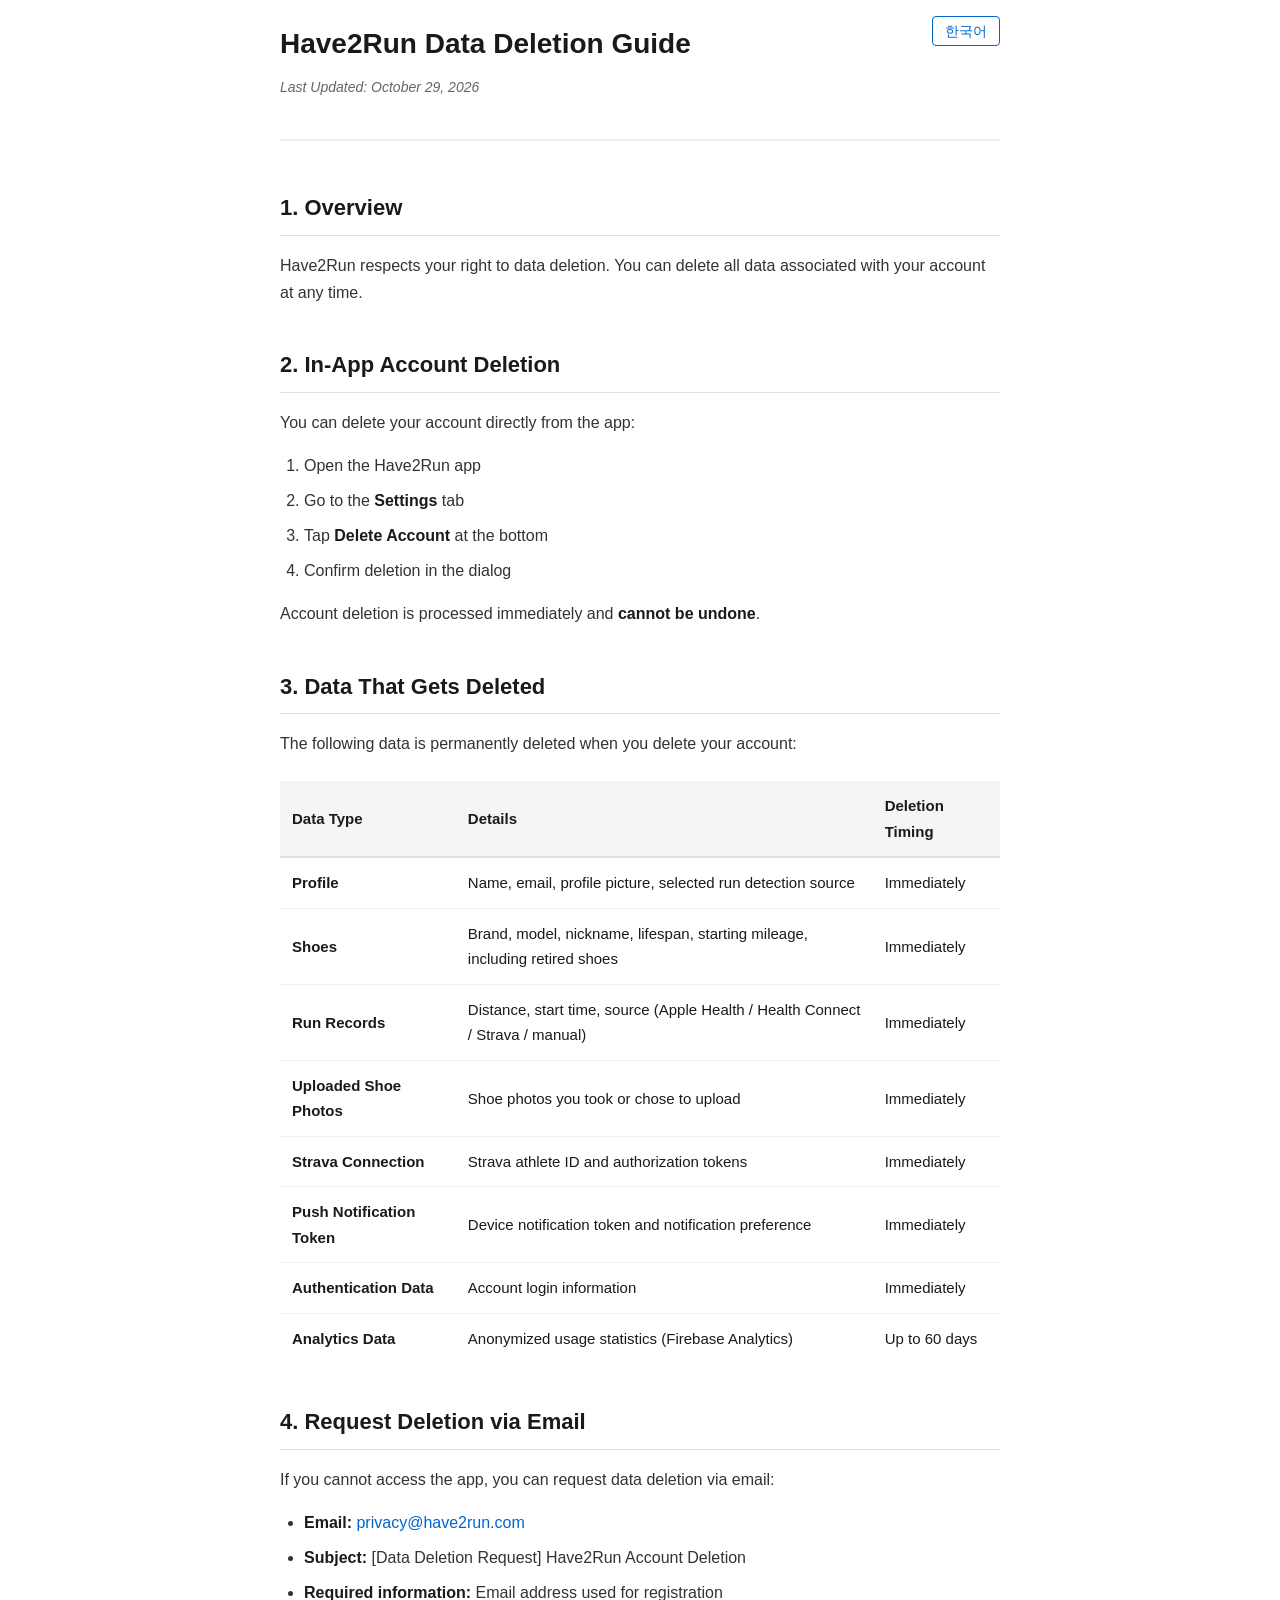
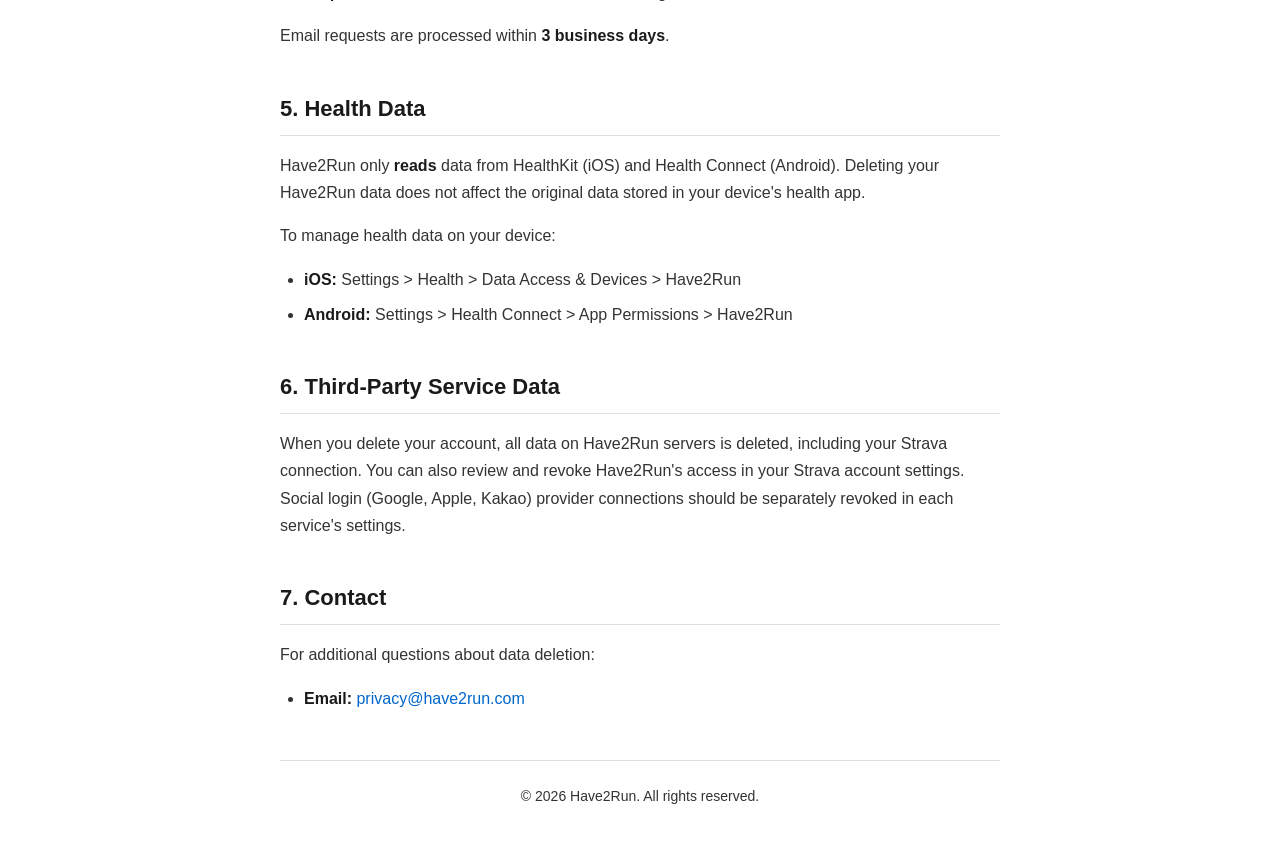
<file: data-deletion/en/index.html>
<!DOCTYPE html>
<html lang="en">
<head>
  <meta charset="UTF-8">
  <meta name="viewport" content="width=device-width, initial-scale=1.0">
  <title>Have2Run Data Deletion Guide</title>
  <link rel="stylesheet" href="../../css/style.css">
</head>
<body>
  <div class="container">
    <header>
      <h1>Have2Run Data Deletion Guide</h1>
      <p class="last-updated">Last Updated: October 29, 2026</p>
      <div class="lang-switch">
        <a href="../">한국어</a>
      </div>
    </header>

    <main>
      <section id="overview">
        <h2>1. Overview</h2>
        <p>
          Have2Run respects your right to data deletion.
          You can delete all data associated with your account at any time.
        </p>
      </section>

      <section id="in-app-deletion">
        <h2>2. In-App Account Deletion</h2>
        <p>You can delete your account directly from the app:</p>
        <ol>
          <li>Open the Have2Run app</li>
          <li>Go to the <strong>Settings</strong> tab</li>
          <li>Tap <strong>Delete Account</strong> at the bottom</li>
          <li>Confirm deletion in the dialog</li>
        </ol>
        <p>
          Account deletion is processed immediately and <strong>cannot be undone</strong>.
        </p>
      </section>

      <section id="what-is-deleted">
        <h2>3. Data That Gets Deleted</h2>
        <p>The following data is permanently deleted when you delete your account:</p>
        <table>
          <thead>
            <tr>
              <th>Data Type</th>
              <th>Details</th>
              <th>Deletion Timing</th>
            </tr>
          </thead>
          <tbody>
            <tr>
              <td><strong>Profile</strong></td>
              <td>Name, email, profile picture, selected run detection source</td>
              <td>Immediately</td>
            </tr>
            <tr>
              <td><strong>Shoes</strong></td>
              <td>Brand, model, nickname, lifespan, starting mileage, including retired shoes</td>
              <td>Immediately</td>
            </tr>
            <tr>
              <td><strong>Run Records</strong></td>
              <td>Distance, start time, source (Apple Health / Health Connect / Strava / manual)</td>
              <td>Immediately</td>
            </tr>
            <tr>
              <td><strong>Uploaded Shoe Photos</strong></td>
              <td>Shoe photos you took or chose to upload</td>
              <td>Immediately</td>
            </tr>
            <tr>
              <td><strong>Strava Connection</strong></td>
              <td>Strava athlete ID and authorization tokens</td>
              <td>Immediately</td>
            </tr>
            <tr>
              <td><strong>Push Notification Token</strong></td>
              <td>Device notification token and notification preference</td>
              <td>Immediately</td>
            </tr>
            <tr>
              <td><strong>Authentication Data</strong></td>
              <td>Account login information</td>
              <td>Immediately</td>
            </tr>
            <tr>
              <td><strong>Analytics Data</strong></td>
              <td>Anonymized usage statistics (Firebase Analytics)</td>
              <td>Up to 60 days</td>
            </tr>
          </tbody>
        </table>
      </section>

      <section id="email-request">
        <h2>4. Request Deletion via Email</h2>
        <p>
          If you cannot access the app, you can request data deletion via email:
        </p>
        <ul>
          <li><strong>Email:</strong> <a href="mailto:privacy@have2run.com">privacy@have2run.com</a></li>
          <li><strong>Subject:</strong> [Data Deletion Request] Have2Run Account Deletion</li>
          <li><strong>Required information:</strong> Email address used for registration</li>
        </ul>
        <p>Email requests are processed within <strong>3 business days</strong>.</p>
      </section>

      <section id="health-data">
        <h2>5. Health Data</h2>
        <p>
          Have2Run only <strong>reads</strong> data from HealthKit (iOS) and Health Connect (Android).
          Deleting your Have2Run data does not affect the original data stored in your device's health app.
        </p>
        <p>
          To manage health data on your device:
        </p>
        <ul>
          <li><strong>iOS:</strong> Settings > Health > Data Access & Devices > Have2Run</li>
          <li><strong>Android:</strong> Settings > Health Connect > App Permissions > Have2Run</li>
        </ul>
      </section>

      <section id="third-party">
        <h2>6. Third-Party Service Data</h2>
        <p>
          When you delete your account, all data on Have2Run servers is deleted, including your Strava connection.
          You can also review and revoke Have2Run's access in your Strava account settings.
          Social login (Google, Apple, Kakao) provider connections should be
          separately revoked in each service's settings.
        </p>
      </section>

      <section id="contact">
        <h2>7. Contact</h2>
        <p>For additional questions about data deletion:</p>
        <ul>
          <li><strong>Email:</strong> <a href="mailto:privacy@have2run.com">privacy@have2run.com</a></li>
        </ul>
      </section>
    </main>

    <footer>
      <p>&copy; 2026 Have2Run. All rights reserved.</p>
    </footer>
  </div>
</body>
</html>
</file>
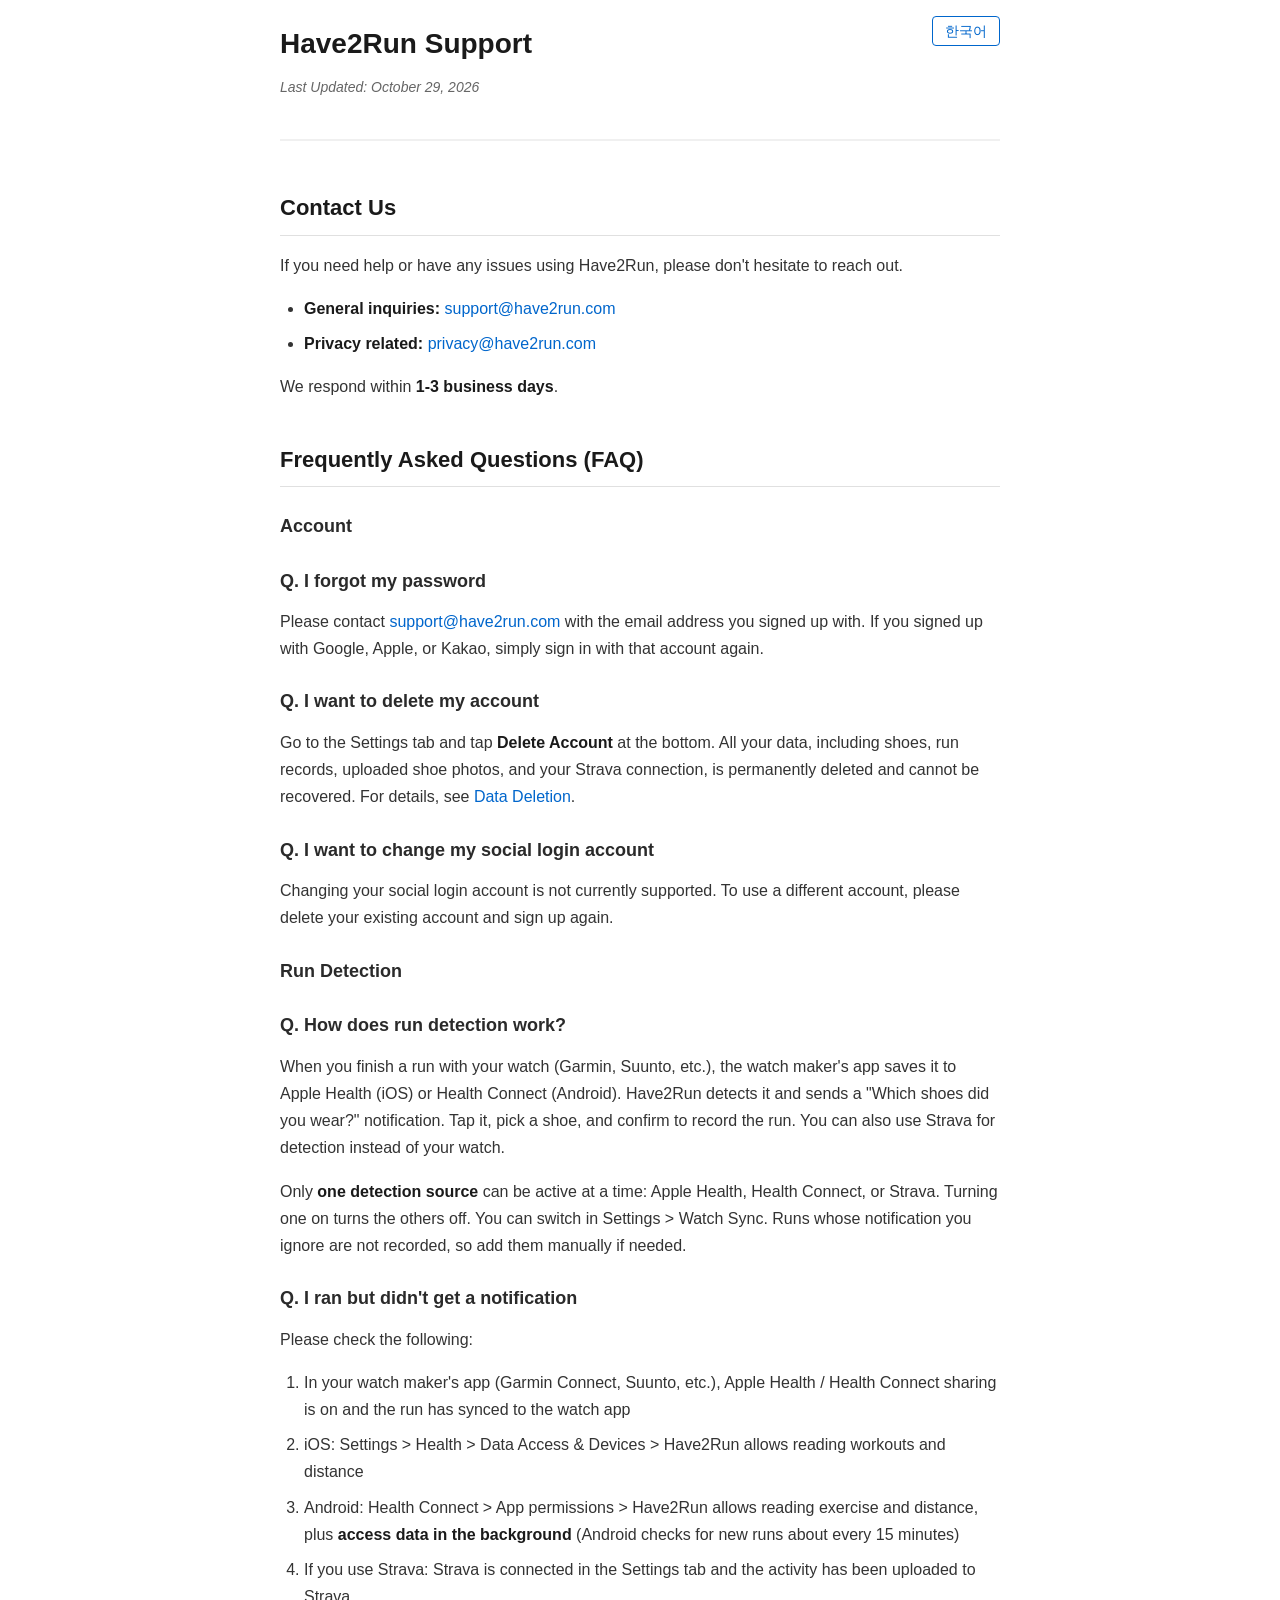
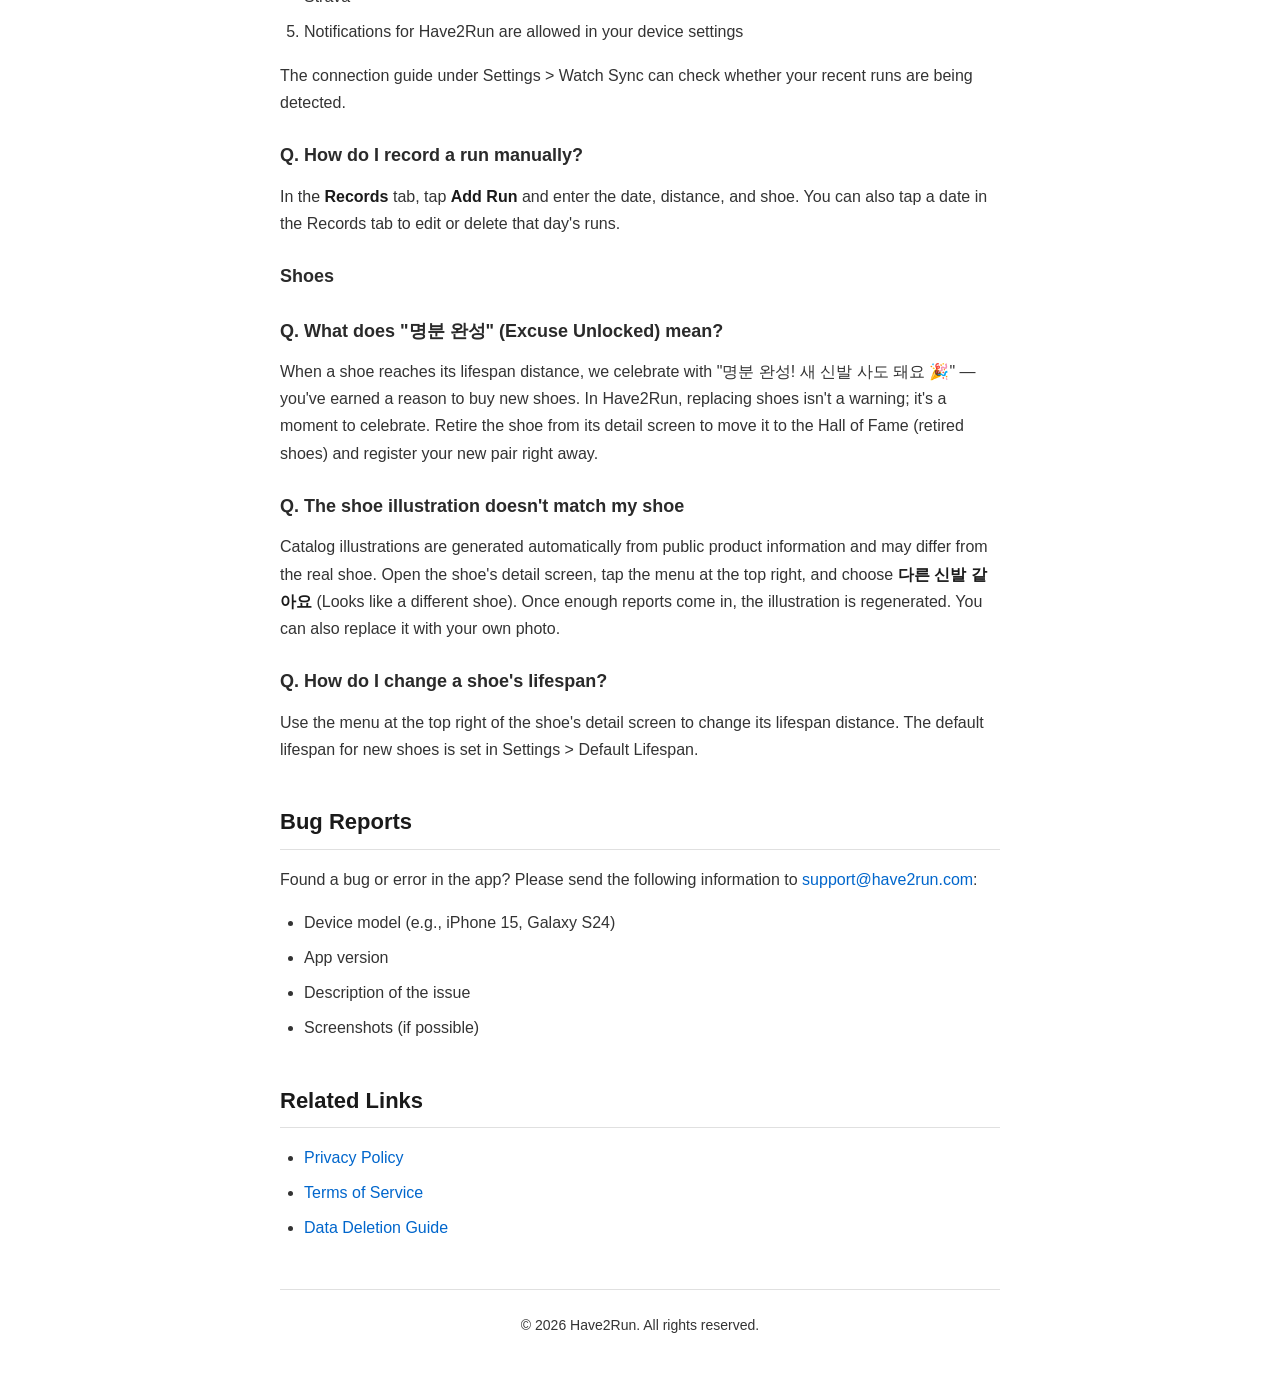
<file: support/en/index.html>
<!DOCTYPE html>
<html lang="en">
<head>
  <meta charset="UTF-8">
  <meta name="viewport" content="width=device-width, initial-scale=1.0">
  <title>Have2Run Support</title>
  <link rel="stylesheet" href="../../css/style.css">
</head>
<body>
  <div class="container">
    <header>
      <h1>Have2Run Support</h1>
      <p class="last-updated">Last Updated: October 29, 2026</p>
      <div class="lang-switch">
        <a href="../">한국어</a>
      </div>
    </header>

    <main>
      <section id="contact">
        <h2>Contact Us</h2>
        <p>If you need help or have any issues using Have2Run, please don't hesitate to reach out.</p>
        <ul>
          <li><strong>General inquiries:</strong> <a href="mailto:support@have2run.com">support@have2run.com</a></li>
          <li><strong>Privacy related:</strong> <a href="mailto:privacy@have2run.com">privacy@have2run.com</a></li>
        </ul>
        <p>We respond within <strong>1-3 business days</strong>.</p>
      </section>

      <section id="faq">
        <h2>Frequently Asked Questions (FAQ)</h2>

        <h3>Account</h3>

        <h3>Q. I forgot my password</h3>
        <p>
          Please contact <a href="mailto:support@have2run.com">support@have2run.com</a> with the email address you signed up with.
          If you signed up with Google, Apple, or Kakao, simply sign in with that account again.
        </p>

        <h3>Q. I want to delete my account</h3>
        <p>
          Go to the Settings tab and tap <strong>Delete Account</strong> at the bottom.
          All your data, including shoes, run records, uploaded shoe photos, and your Strava connection, is permanently deleted and cannot be recovered.
          For details, see <a href="../../data-deletion/en/">Data Deletion</a>.
        </p>

        <h3>Q. I want to change my social login account</h3>
        <p>
          Changing your social login account is not currently supported.
          To use a different account, please delete your existing account and sign up again.
        </p>

        <h3>Run Detection</h3>

        <h3>Q. How does run detection work?</h3>
        <p>
          When you finish a run with your watch (Garmin, Suunto, etc.), the watch maker's app saves it to Apple Health (iOS) or Health Connect (Android).
          Have2Run detects it and sends a "Which shoes did you wear?" notification. Tap it, pick a shoe, and confirm to record the run.
          You can also use Strava for detection instead of your watch.
        </p>
        <p>
          Only <strong>one detection source</strong> can be active at a time: Apple Health, Health Connect, or Strava.
          Turning one on turns the others off. You can switch in Settings &gt; Watch Sync.
          Runs whose notification you ignore are not recorded, so add them manually if needed.
        </p>

        <h3>Q. I ran but didn't get a notification</h3>
        <p>Please check the following:</p>
        <ol>
          <li>In your watch maker's app (Garmin Connect, Suunto, etc.), Apple Health / Health Connect sharing is on and the run has synced to the watch app</li>
          <li>iOS: Settings &gt; Health &gt; Data Access &amp; Devices &gt; Have2Run allows reading workouts and distance</li>
          <li>Android: Health Connect &gt; App permissions &gt; Have2Run allows reading exercise and distance, plus <strong>access data in the background</strong> (Android checks for new runs about every 15 minutes)</li>
          <li>If you use Strava: Strava is connected in the Settings tab and the activity has been uploaded to Strava</li>
          <li>Notifications for Have2Run are allowed in your device settings</li>
        </ol>
        <p>The connection guide under Settings &gt; Watch Sync can check whether your recent runs are being detected.</p>

        <h3>Q. How do I record a run manually?</h3>
        <p>
          In the <strong>Records</strong> tab, tap <strong>Add Run</strong> and enter the date, distance, and shoe.
          You can also tap a date in the Records tab to edit or delete that day's runs.
        </p>

        <h3>Shoes</h3>

        <h3>Q. What does "명분 완성" (Excuse Unlocked) mean?</h3>
        <p>
          When a shoe reaches its lifespan distance, we celebrate with "명분 완성! 새 신발 사도 돼요 🎉" — you've earned a reason to buy new shoes.
          In Have2Run, replacing shoes isn't a warning; it's a moment to celebrate.
          Retire the shoe from its detail screen to move it to the Hall of Fame (retired shoes) and register your new pair right away.
        </p>

        <h3>Q. The shoe illustration doesn't match my shoe</h3>
        <p>
          Catalog illustrations are generated automatically from public product information and may differ from the real shoe.
          Open the shoe's detail screen, tap the menu at the top right, and choose <strong>다른 신발 같아요</strong> (Looks like a different shoe).
          Once enough reports come in, the illustration is regenerated. You can also replace it with your own photo.
        </p>

        <h3>Q. How do I change a shoe's lifespan?</h3>
        <p>
          Use the menu at the top right of the shoe's detail screen to change its lifespan distance.
          The default lifespan for new shoes is set in Settings &gt; Default Lifespan.
        </p>
      </section>

      <section id="bug-report">
        <h2>Bug Reports</h2>
        <p>
          Found a bug or error in the app?
          Please send the following information to <a href="mailto:support@have2run.com">support@have2run.com</a>:
        </p>
        <ul>
          <li>Device model (e.g., iPhone 15, Galaxy S24)</li>
          <li>App version</li>
          <li>Description of the issue</li>
          <li>Screenshots (if possible)</li>
        </ul>
      </section>

      <section id="links">
        <h2>Related Links</h2>
        <ul>
          <li><a href="../../">Privacy Policy</a></li>
          <li><a href="../../terms/en/">Terms of Service</a></li>
          <li><a href="../../data-deletion/en/">Data Deletion Guide</a></li>
        </ul>
      </section>
    </main>

    <footer>
      <p>&copy; 2026 Have2Run. All rights reserved.</p>
    </footer>
  </div>
</body>
</html>
</file>
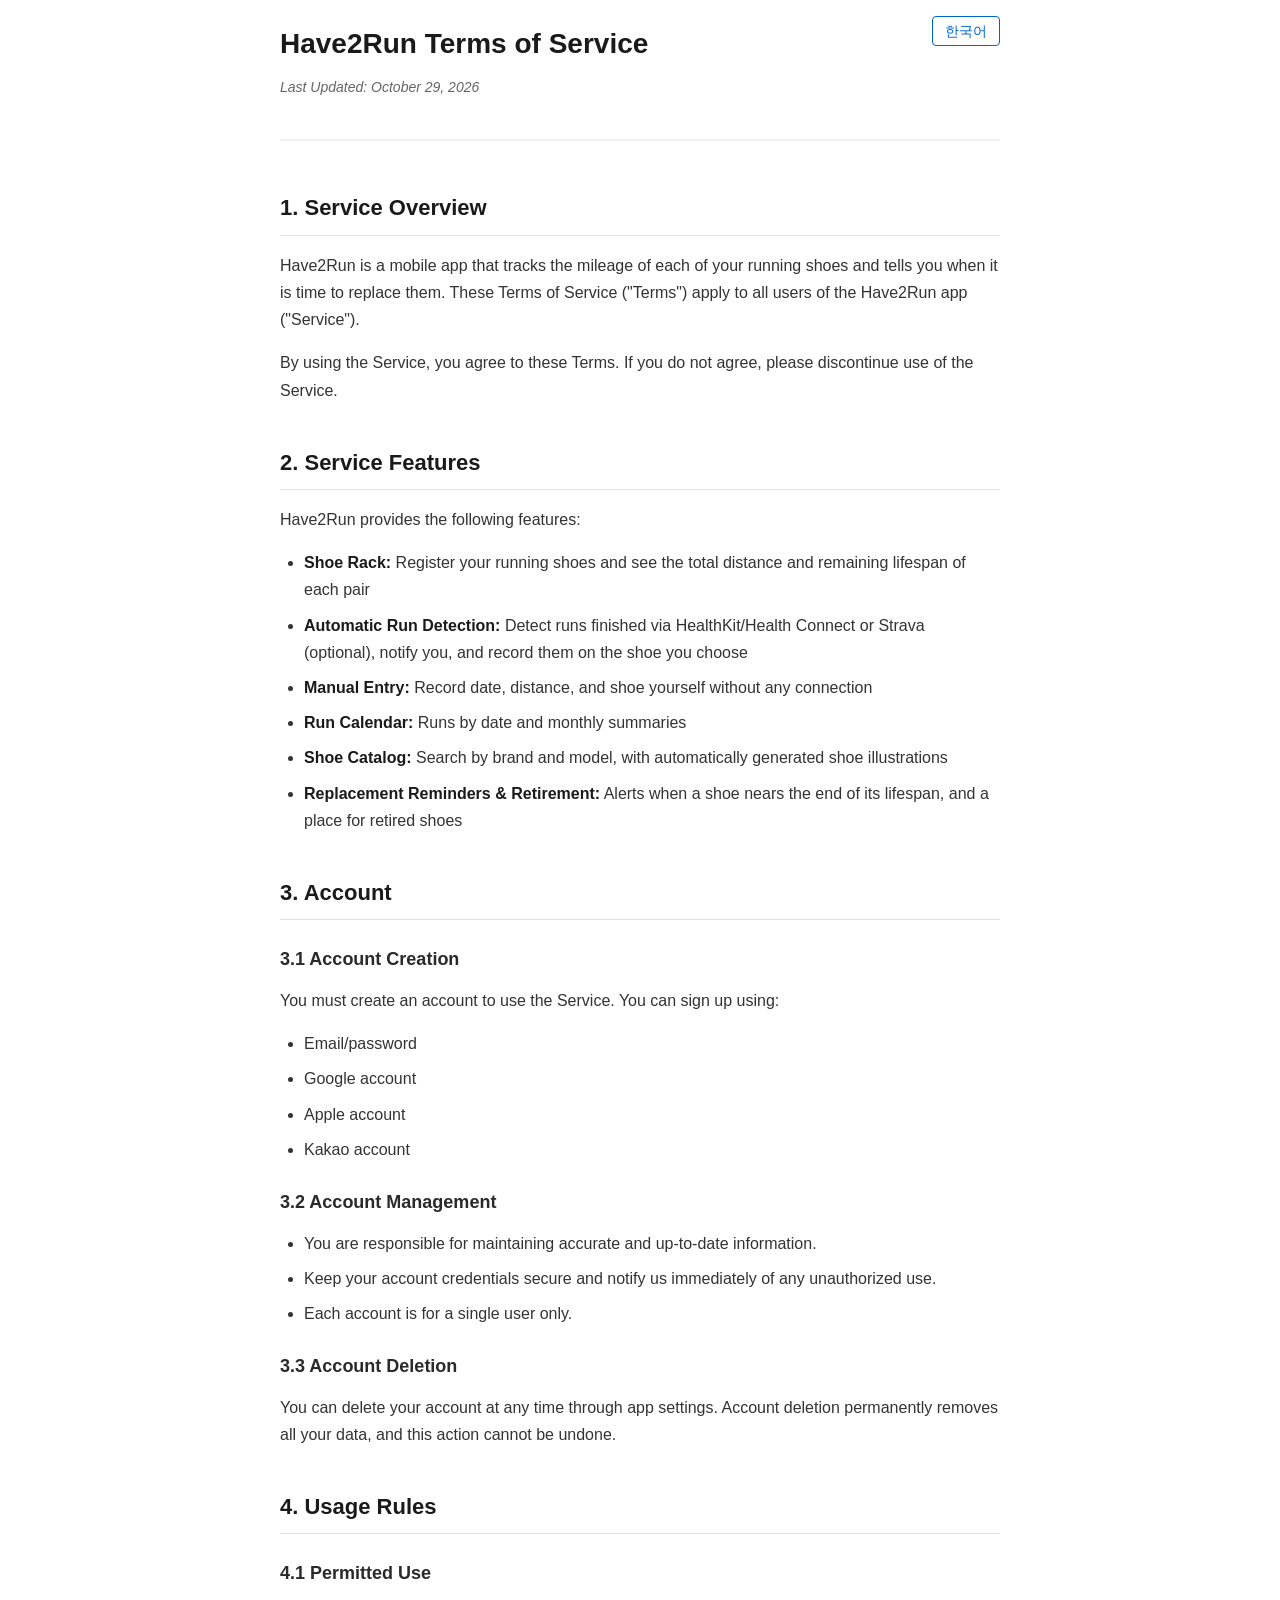
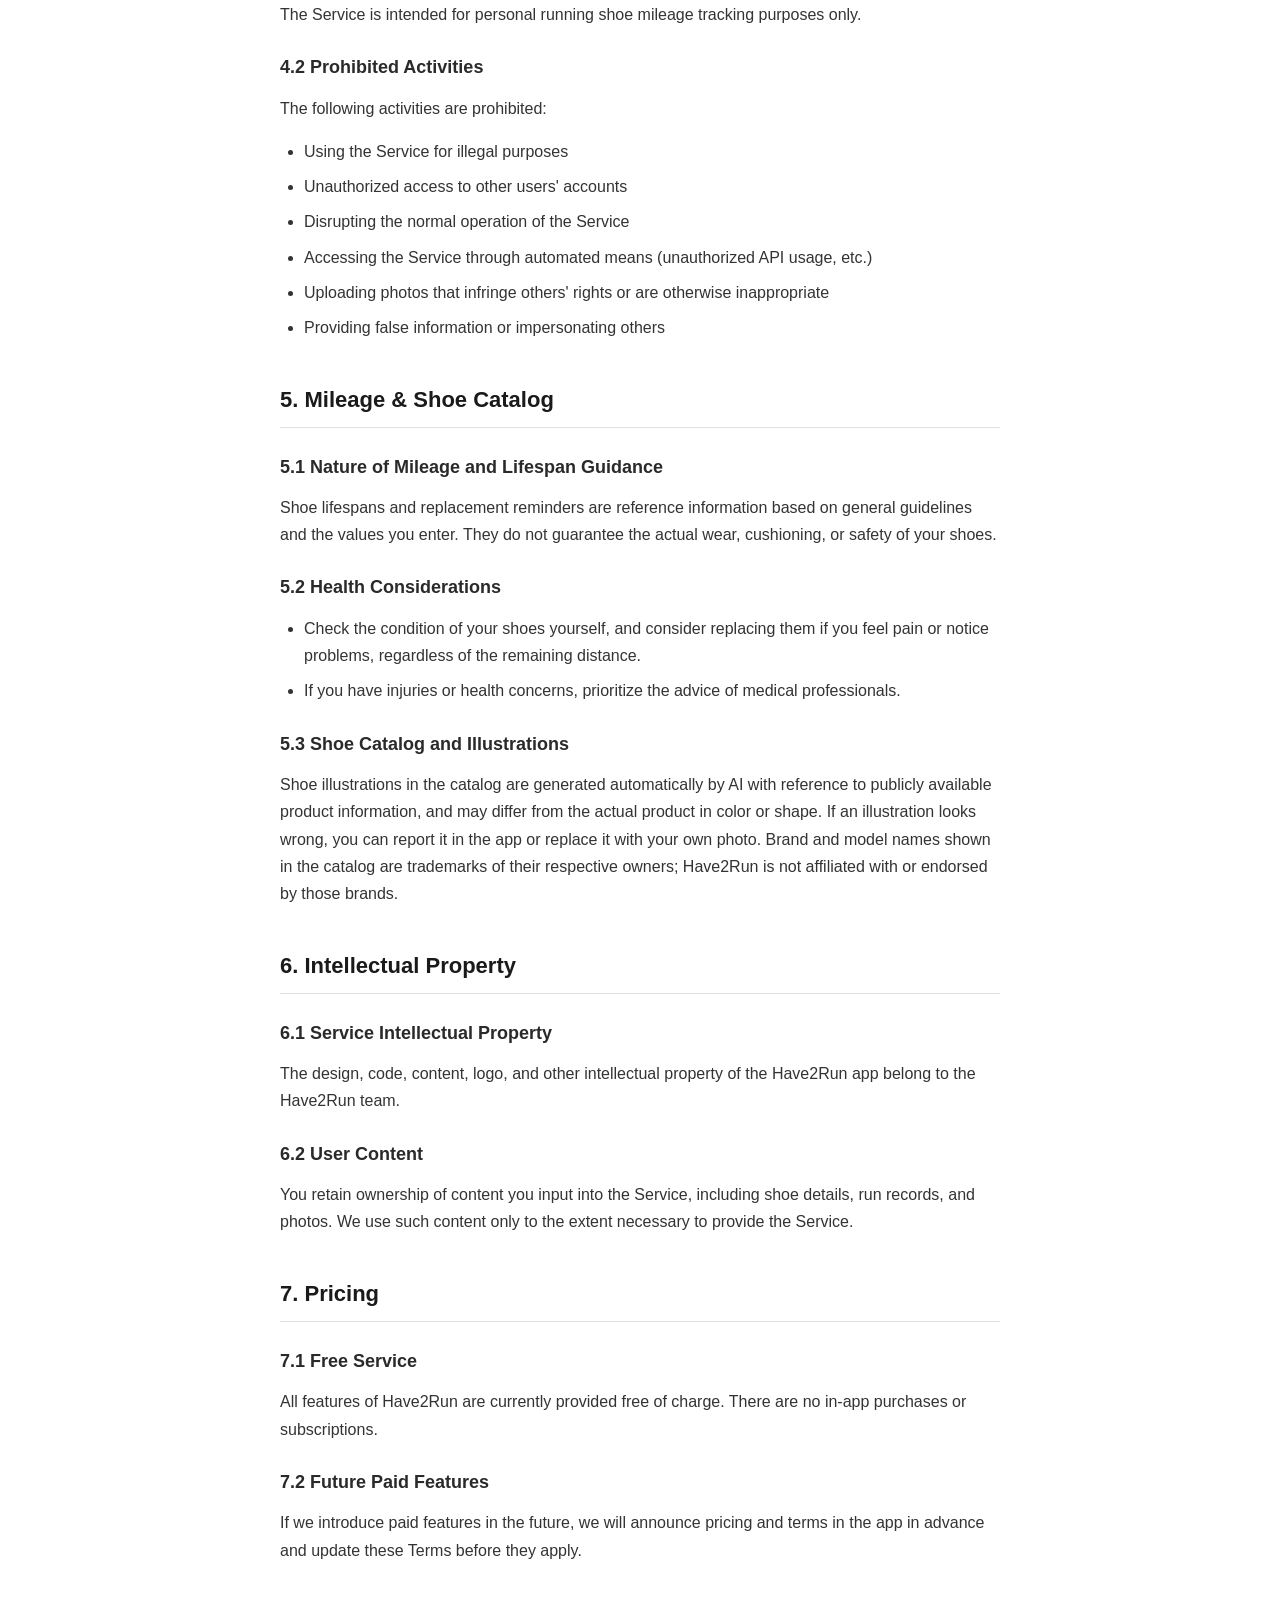
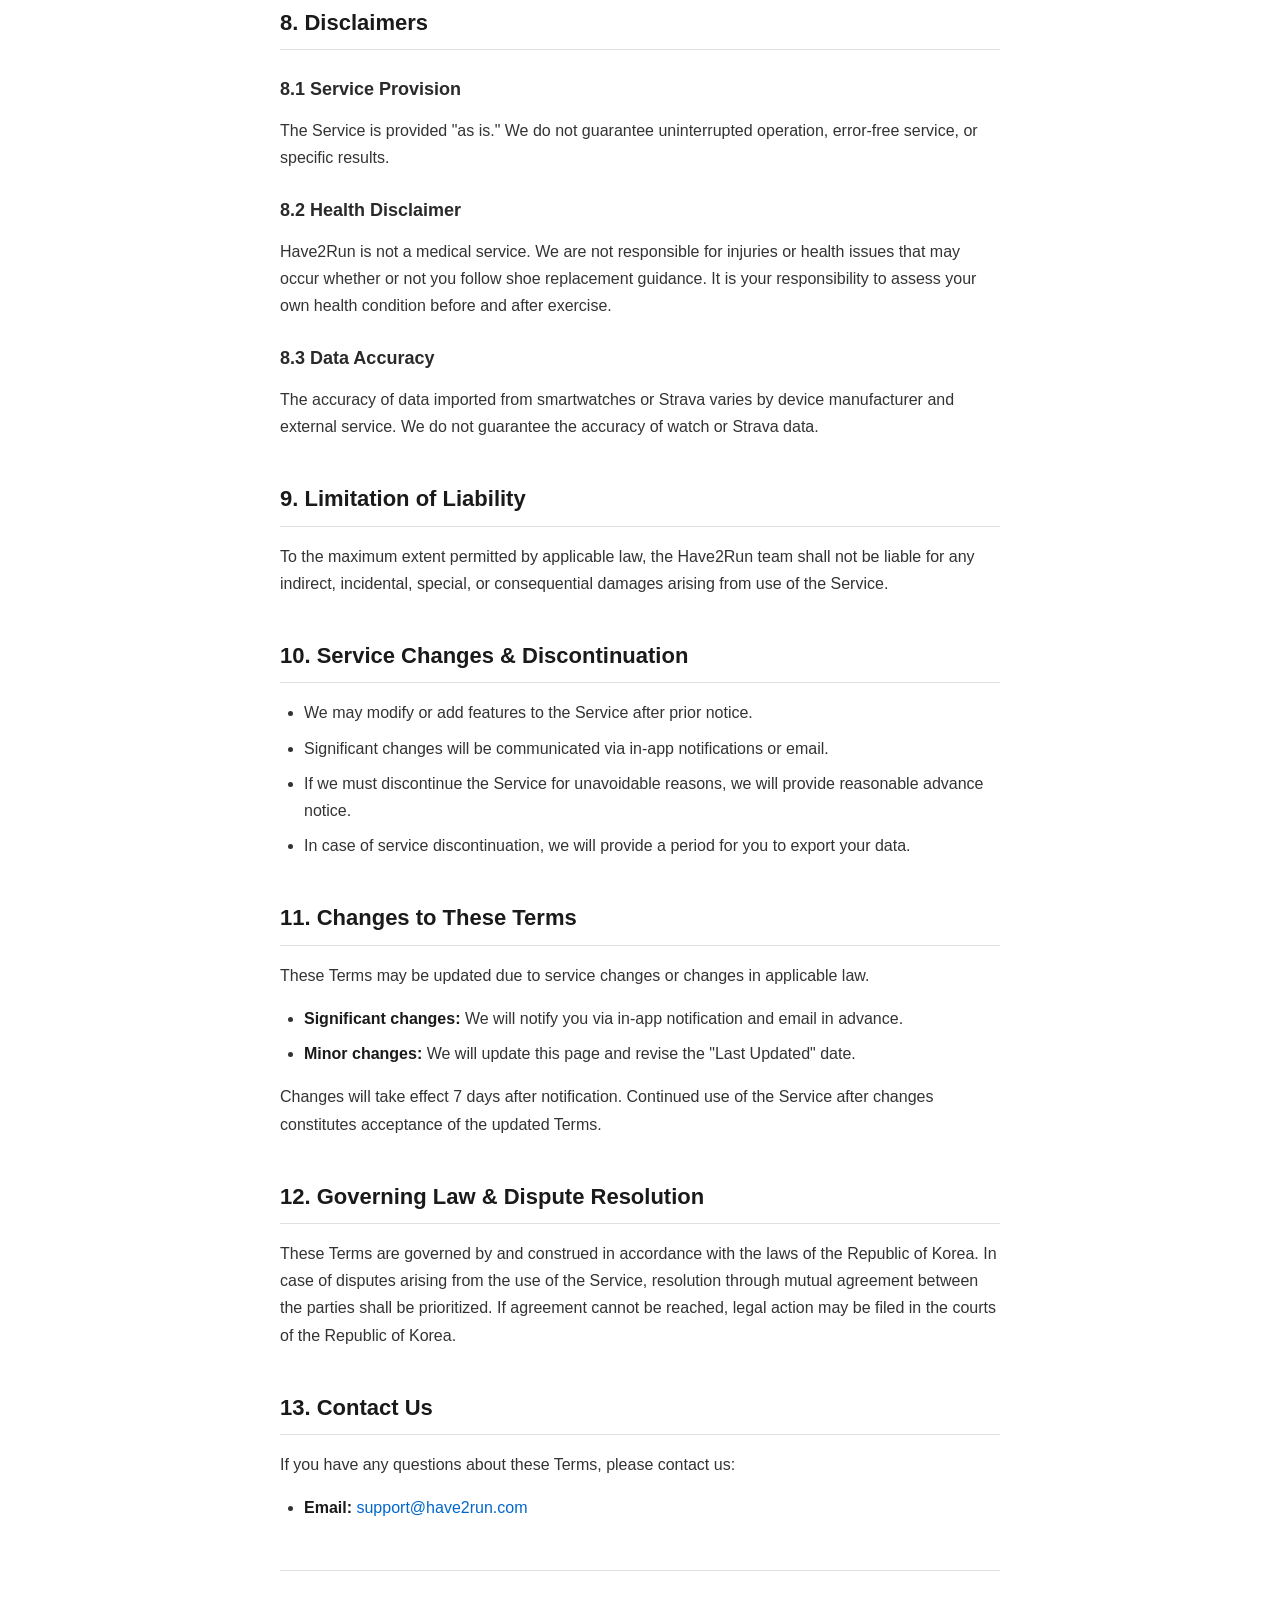
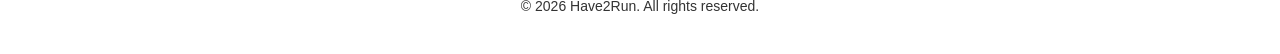
<file: terms/en/index.html>
<!DOCTYPE html>
<html lang="en">
<head>
  <meta charset="UTF-8">
  <meta name="viewport" content="width=device-width, initial-scale=1.0">
  <title>Have2Run Terms of Service</title>
  <link rel="stylesheet" href="../../css/style.css">
</head>
<body>
  <div class="container">
    <header>
      <h1>Have2Run Terms of Service</h1>
      <p class="last-updated">Last Updated: October 29, 2026</p>
      <div class="lang-switch">
        <a href="../">한국어</a>
      </div>
    </header>

    <main>
      <section id="intro">
        <h2>1. Service Overview</h2>
        <p>
          Have2Run is a mobile app that tracks the mileage of each of your running shoes and tells you when it is time to replace them.
          These Terms of Service ("Terms") apply to all users of the Have2Run app ("Service").
        </p>
        <p>
          By using the Service, you agree to these Terms.
          If you do not agree, please discontinue use of the Service.
        </p>
      </section>

      <section id="service-description">
        <h2>2. Service Features</h2>
        <p>Have2Run provides the following features:</p>
        <ul>
          <li><strong>Shoe Rack:</strong> Register your running shoes and see the total distance and remaining lifespan of each pair</li>
          <li><strong>Automatic Run Detection:</strong> Detect runs finished via HealthKit/Health Connect or Strava (optional), notify you, and record them on the shoe you choose</li>
          <li><strong>Manual Entry:</strong> Record date, distance, and shoe yourself without any connection</li>
          <li><strong>Run Calendar:</strong> Runs by date and monthly summaries</li>
          <li><strong>Shoe Catalog:</strong> Search by brand and model, with automatically generated shoe illustrations</li>
          <li><strong>Replacement Reminders & Retirement:</strong> Alerts when a shoe nears the end of its lifespan, and a place for retired shoes</li>
        </ul>
      </section>

      <section id="account">
        <h2>3. Account</h2>
        <h3>3.1 Account Creation</h3>
        <p>You must create an account to use the Service. You can sign up using:</p>
        <ul>
          <li>Email/password</li>
          <li>Google account</li>
          <li>Apple account</li>
          <li>Kakao account</li>
        </ul>

        <h3>3.2 Account Management</h3>
        <ul>
          <li>You are responsible for maintaining accurate and up-to-date information.</li>
          <li>Keep your account credentials secure and notify us immediately of any unauthorized use.</li>
          <li>Each account is for a single user only.</li>
        </ul>

        <h3>3.3 Account Deletion</h3>
        <p>
          You can delete your account at any time through app settings.
          Account deletion permanently removes all your data, and this action cannot be undone.
        </p>
      </section>

      <section id="usage-rules">
        <h2>4. Usage Rules</h2>
        <h3>4.1 Permitted Use</h3>
        <p>The Service is intended for personal running shoe mileage tracking purposes only.</p>

        <h3>4.2 Prohibited Activities</h3>
        <p>The following activities are prohibited:</p>
        <ul>
          <li>Using the Service for illegal purposes</li>
          <li>Unauthorized access to other users' accounts</li>
          <li>Disrupting the normal operation of the Service</li>
          <li>Accessing the Service through automated means (unauthorized API usage, etc.)</li>
          <li>Uploading photos that infringe others' rights or are otherwise inappropriate</li>
          <li>Providing false information or impersonating others</li>
        </ul>
      </section>

      <section id="mileage-catalog">
        <h2>5. Mileage & Shoe Catalog</h2>
        <h3>5.1 Nature of Mileage and Lifespan Guidance</h3>
        <p>
          Shoe lifespans and replacement reminders are reference information based on general guidelines and the values you enter.
          They do not guarantee the actual wear, cushioning, or safety of your shoes.
        </p>

        <h3>5.2 Health Considerations</h3>
        <ul>
          <li>Check the condition of your shoes yourself, and consider replacing them if you feel pain or notice problems, regardless of the remaining distance.</li>
          <li>If you have injuries or health concerns, prioritize the advice of medical professionals.</li>
        </ul>

        <h3>5.3 Shoe Catalog and Illustrations</h3>
        <p>
          Shoe illustrations in the catalog are generated automatically by AI with reference to publicly available product information,
          and may differ from the actual product in color or shape.
          If an illustration looks wrong, you can report it in the app or replace it with your own photo.
          Brand and model names shown in the catalog are trademarks of their respective owners; Have2Run is not affiliated with or endorsed by those brands.
        </p>
      </section>

      <section id="intellectual-property">
        <h2>6. Intellectual Property</h2>
        <h3>6.1 Service Intellectual Property</h3>
        <p>
          The design, code, content, logo, and other intellectual property of the Have2Run app
          belong to the Have2Run team.
        </p>

        <h3>6.2 User Content</h3>
        <p>
          You retain ownership of content you input into the Service, including shoe details,
          run records, and photos. We use such content only to the extent necessary
          to provide the Service.
        </p>
      </section>

      <section id="pricing">
        <h2>7. Pricing</h2>
        <h3>7.1 Free Service</h3>
        <p>
          All features of Have2Run are currently provided free of charge. There are no in-app purchases or subscriptions.
        </p>

        <h3>7.2 Future Paid Features</h3>
        <p>
          If we introduce paid features in the future, we will announce pricing and terms in the app in advance and update these Terms before they apply.
        </p>
      </section>

      <section id="disclaimer">
        <h2>8. Disclaimers</h2>
        <h3>8.1 Service Provision</h3>
        <p>
          The Service is provided "as is."
          We do not guarantee uninterrupted operation, error-free service, or specific results.
        </p>

        <h3>8.2 Health Disclaimer</h3>
        <p>
          Have2Run is not a medical service. We are not responsible for injuries or health issues
          that may occur whether or not you follow shoe replacement guidance.
          It is your responsibility to assess your own health condition before and after exercise.
        </p>

        <h3>8.3 Data Accuracy</h3>
        <p>
          The accuracy of data imported from smartwatches or Strava varies by device manufacturer and external service.
          We do not guarantee the accuracy of watch or Strava data.
        </p>
      </section>

      <section id="liability">
        <h2>9. Limitation of Liability</h2>
        <p>
          To the maximum extent permitted by applicable law, the Have2Run team shall not be liable
          for any indirect, incidental, special, or consequential damages arising from use of the Service.
        </p>
      </section>

      <section id="service-changes">
        <h2>10. Service Changes & Discontinuation</h2>
        <ul>
          <li>We may modify or add features to the Service after prior notice.</li>
          <li>Significant changes will be communicated via in-app notifications or email.</li>
          <li>If we must discontinue the Service for unavoidable reasons, we will provide reasonable advance notice.</li>
          <li>In case of service discontinuation, we will provide a period for you to export your data.</li>
        </ul>
      </section>

      <section id="terms-changes">
        <h2>11. Changes to These Terms</h2>
        <p>
          These Terms may be updated due to service changes or changes in applicable law.
        </p>
        <ul>
          <li><strong>Significant changes:</strong> We will notify you via in-app notification and email in advance.</li>
          <li><strong>Minor changes:</strong> We will update this page and revise the "Last Updated" date.</li>
        </ul>
        <p>Changes will take effect 7 days after notification. Continued use of the Service after changes constitutes acceptance of the updated Terms.</p>
      </section>

      <section id="governing-law">
        <h2>12. Governing Law & Dispute Resolution</h2>
        <p>
          These Terms are governed by and construed in accordance with the laws of the Republic of Korea.
          In case of disputes arising from the use of the Service,
          resolution through mutual agreement between the parties shall be prioritized.
          If agreement cannot be reached, legal action may be filed in the courts of the Republic of Korea.
        </p>
      </section>

      <section id="contact">
        <h2>13. Contact Us</h2>
        <p>If you have any questions about these Terms, please contact us:</p>
        <ul>
          <li><strong>Email:</strong> <a href="mailto:support@have2run.com">support@have2run.com</a></li>
        </ul>
      </section>
    </main>

    <footer>
      <p>&copy; 2026 Have2Run. All rights reserved.</p>
    </footer>
  </div>
</body>
</html>
</file>
<file: css/style.css>
/* Have2Run Privacy Policy - Responsive Styles */

* {
  box-sizing: border-box;
  margin: 0;
  padding: 0;
}

body {
  font-family: -apple-system, BlinkMacSystemFont, "Segoe UI", Roboto, "Helvetica Neue", Arial, sans-serif;
  line-height: 1.7;
  font-size: 16px;
  color: #1a1a1a;
  background-color: #ffffff;
  padding: 20px;
}

.container {
  max-width: 720px;
  margin: 0 auto;
  background-color: #ffffff;
}

/* Header */
header {
  margin-bottom: 48px;
  padding-bottom: 24px;
  border-bottom: 2px solid #f0f0f0;
  position: relative;
}

h1 {
  font-size: 28px;
  font-weight: 700;
  color: #1a1a1a;
  margin-bottom: 8px;
}

.last-updated {
  font-size: 14px;
  color: #666666;
  font-style: italic;
}

.lang-switch {
  position: absolute;
  top: 0;
  right: 0;
  font-size: 14px;
}

.lang-switch a {
  color: #0066cc;
  text-decoration: none;
  padding: 6px 12px;
  border: 1px solid #0066cc;
  border-radius: 4px;
  transition: all 0.2s ease;
}

.lang-switch a:hover {
  background-color: #0066cc;
  color: #ffffff;
}

/* Content */
main {
  margin-bottom: 48px;
}

h2 {
  font-size: 22px;
  font-weight: 700;
  color: #1a1a1a;
  margin-top: 40px;
  margin-bottom: 16px;
  padding-bottom: 8px;
  border-bottom: 1px solid #e0e0e0;
}

h3 {
  font-size: 18px;
  font-weight: 600;
  color: #2a2a2a;
  margin-top: 24px;
  margin-bottom: 12px;
}

p {
  margin-bottom: 16px;
  color: #333333;
}

ul, ol {
  margin-bottom: 16px;
  margin-left: 24px;
}

li {
  margin-bottom: 8px;
  color: #333333;
}

a {
  color: #0066cc;
  text-decoration: none;
}

a:hover {
  text-decoration: underline;
}

strong {
  font-weight: 600;
  color: #1a1a1a;
}

/* Tables */
table {
  width: 100%;
  border-collapse: collapse;
  margin: 24px 0;
  font-size: 15px;
}

th {
  background-color: #f5f5f5;
  padding: 12px;
  text-align: left;
  font-weight: 600;
  border-bottom: 2px solid #e0e0e0;
}

td {
  padding: 12px;
  border-bottom: 1px solid #f0f0f0;
}

tr:last-child td {
  border-bottom: none;
}

/* Footer */
footer {
  margin-top: 48px;
  padding-top: 24px;
  border-top: 1px solid #e0e0e0;
  font-size: 14px;
  color: #666666;
  text-align: center;
}

/* Responsive Design */
@media (max-width: 768px) {
  body {
    padding: 16px;
  }

  h1 {
    font-size: 24px;
  }

  h2 {
    font-size: 20px;
  }

  h3 {
    font-size: 17px;
  }

  .lang-switch {
    position: static;
    margin-top: 16px;
  }

  table {
    font-size: 14px;
  }

  th, td {
    padding: 8px;
  }
}

@media (max-width: 480px) {
  body {
    font-size: 15px;
  }

  h1 {
    font-size: 22px;
  }

  h2 {
    font-size: 18px;
  }

  ul, ol {
    margin-left: 20px;
  }

  table {
    font-size: 13px;
  }

  th, td {
    padding: 6px;
  }
}

/* Print Styles */
@media print {
  body {
    background-color: white;
    color: black;
    font-size: 12pt;
  }

  .lang-switch {
    display: none;
  }

  a {
    color: black;
    text-decoration: underline;
  }

  h1, h2, h3 {
    page-break-after: avoid;
  }

  table, ul, ol {
    page-break-inside: avoid;
  }
}
</file>
